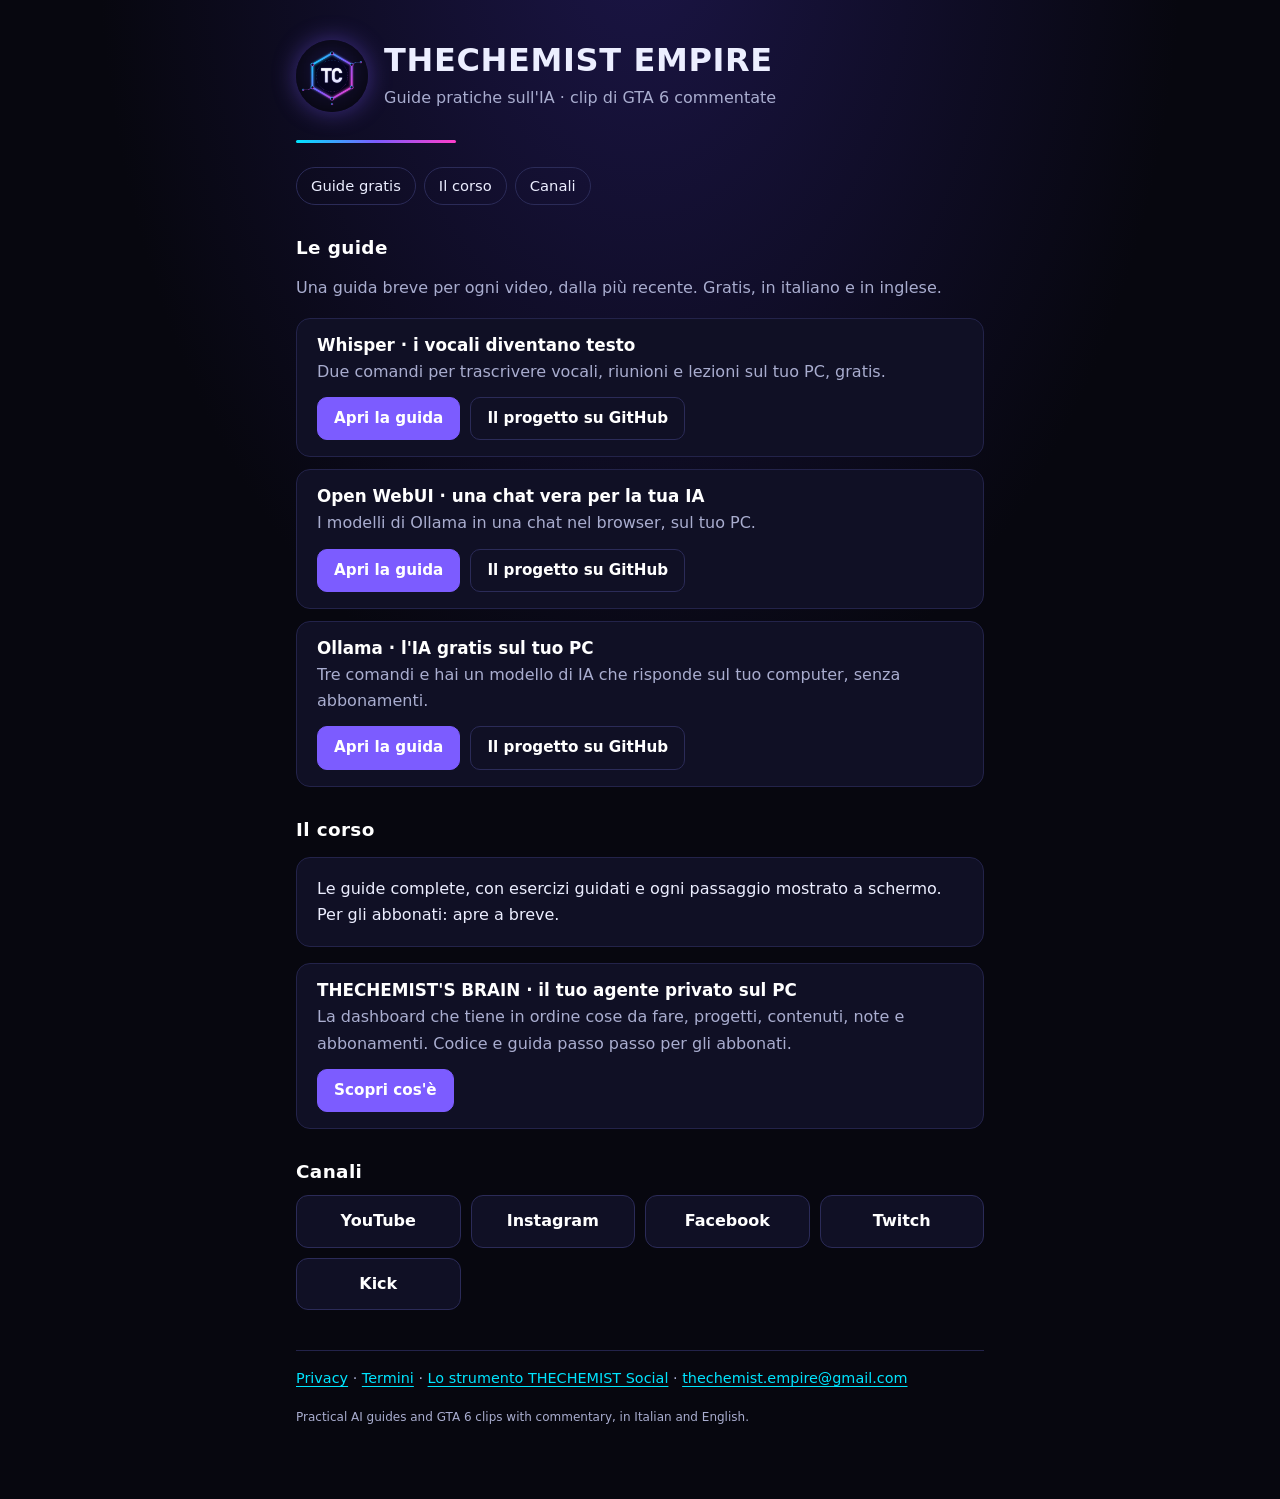
<file: index.html>
<!doctype html>
<html lang="it">
<head>
<meta charset="utf-8">
<meta name="viewport" content="width=device-width, initial-scale=1">
<title>THECHEMIST EMPIRE</title>
<meta name="description" content="Guide pratiche sull'intelligenza artificiale, spiegate con chiarezza, e clip di GTA 6 commentate. In italiano e in inglese.">
<link rel="icon" href="logo.png">
<link rel="stylesheet" href="stile.css">
</head>
<body>
<main>
  <div class="testata">
    <img src="logo.png" alt="Logo THECHEMIST EMPIRE">
    <div>
      <h1>THECHEMIST EMPIRE</h1>
      <p class="sottotitolo">Guide pratiche sull'IA · clip di GTA 6 commentate</p>
    </div>
  </div>
  <div class="riga"></div>
  <nav class="indice"><a href="#guide">Guide gratis</a><a href="#corso">Il corso</a><a href="#canali">Canali</a></nav>

  <h2 id="guide">Le guide</h2>
  <p class="tenue">Una guida breve per ogni video, dalla più recente. Gratis, in italiano e in inglese.</p>
  <div class="guida">
    <h3>Whisper · i vocali diventano testo</h3>
    <p>Due comandi per trascrivere vocali, riunioni e lezioni sul tuo PC, gratis.</p>
    <div class="azioni">
      <a class="pieno" href="guide/whisper.html">Apri la guida</a>
      <a href="https://github.com/openai/whisper">Il progetto su GitHub</a>
    </div>
  </div>
  <div class="guida">
    <h3>Open WebUI · una chat vera per la tua IA</h3>
    <p>I modelli di Ollama in una chat nel browser, sul tuo PC.</p>
    <div class="azioni">
      <a class="pieno" href="guide/open-webui.html">Apri la guida</a>
      <a href="https://github.com/open-webui/open-webui">Il progetto su GitHub</a>
    </div>
  </div>
  <div class="guida">
    <h3>Ollama · l'IA gratis sul tuo PC</h3>
    <p>Tre comandi e hai un modello di IA che risponde sul tuo computer, senza abbonamenti.</p>
    <div class="azioni">
      <a class="pieno" href="guide/ollama.html">Apri la guida</a>
      <a href="https://github.com/ollama/ollama">Il progetto su GitHub</a>
    </div>
  </div>

  <h2 id="corso">Il corso</h2>
  <div class="scheda">
    <p style="margin:0">Le guide complete, con esercizi guidati e ogni passaggio mostrato a schermo. Per gli abbonati: apre a breve.</p>
  </div>
  <div class="guida">
    <h3>THECHEMIST'S BRAIN · il tuo agente privato sul PC</h3>
    <p>La dashboard che tiene in ordine cose da fare, progetti, contenuti, note e abbonamenti. Codice e guida passo passo per gli abbonati.</p>
    <div class="azioni">
      <a class="pieno" href="guide/brain.html">Scopri cos'è</a>
    </div>
  </div>

  <h2 id="canali">Canali</h2>
  <div class="canali">
    <a href="https://www.youtube.com/channel/UC76AmSncGOaZmI1vPT5BlLQ">YouTube</a>
    <a href="https://www.instagram.com/thechemist.empire/">Instagram</a>
    <a href="https://www.facebook.com/profile.php?id=61596619779956">Facebook</a>
    <a href="https://www.twitch.tv/thechemistempire">Twitch</a>
    <a href="https://kick.com/thechemistempire">Kick</a>
  </div>

  <footer>
    <a href="privacy.html">Privacy</a> · <a href="termini.html">Termini</a> · <a href="strumento.html">Lo strumento THECHEMIST Social</a> ·
    <a href="mailto:thechemist.empire@gmail.com">thechemist.empire@gmail.com</a>
    <p lang="en"><small>Practical AI guides and GTA 6 clips with commentary, in Italian and English.</small></p>
  </footer>
</main>
</body>
</html>
</file>
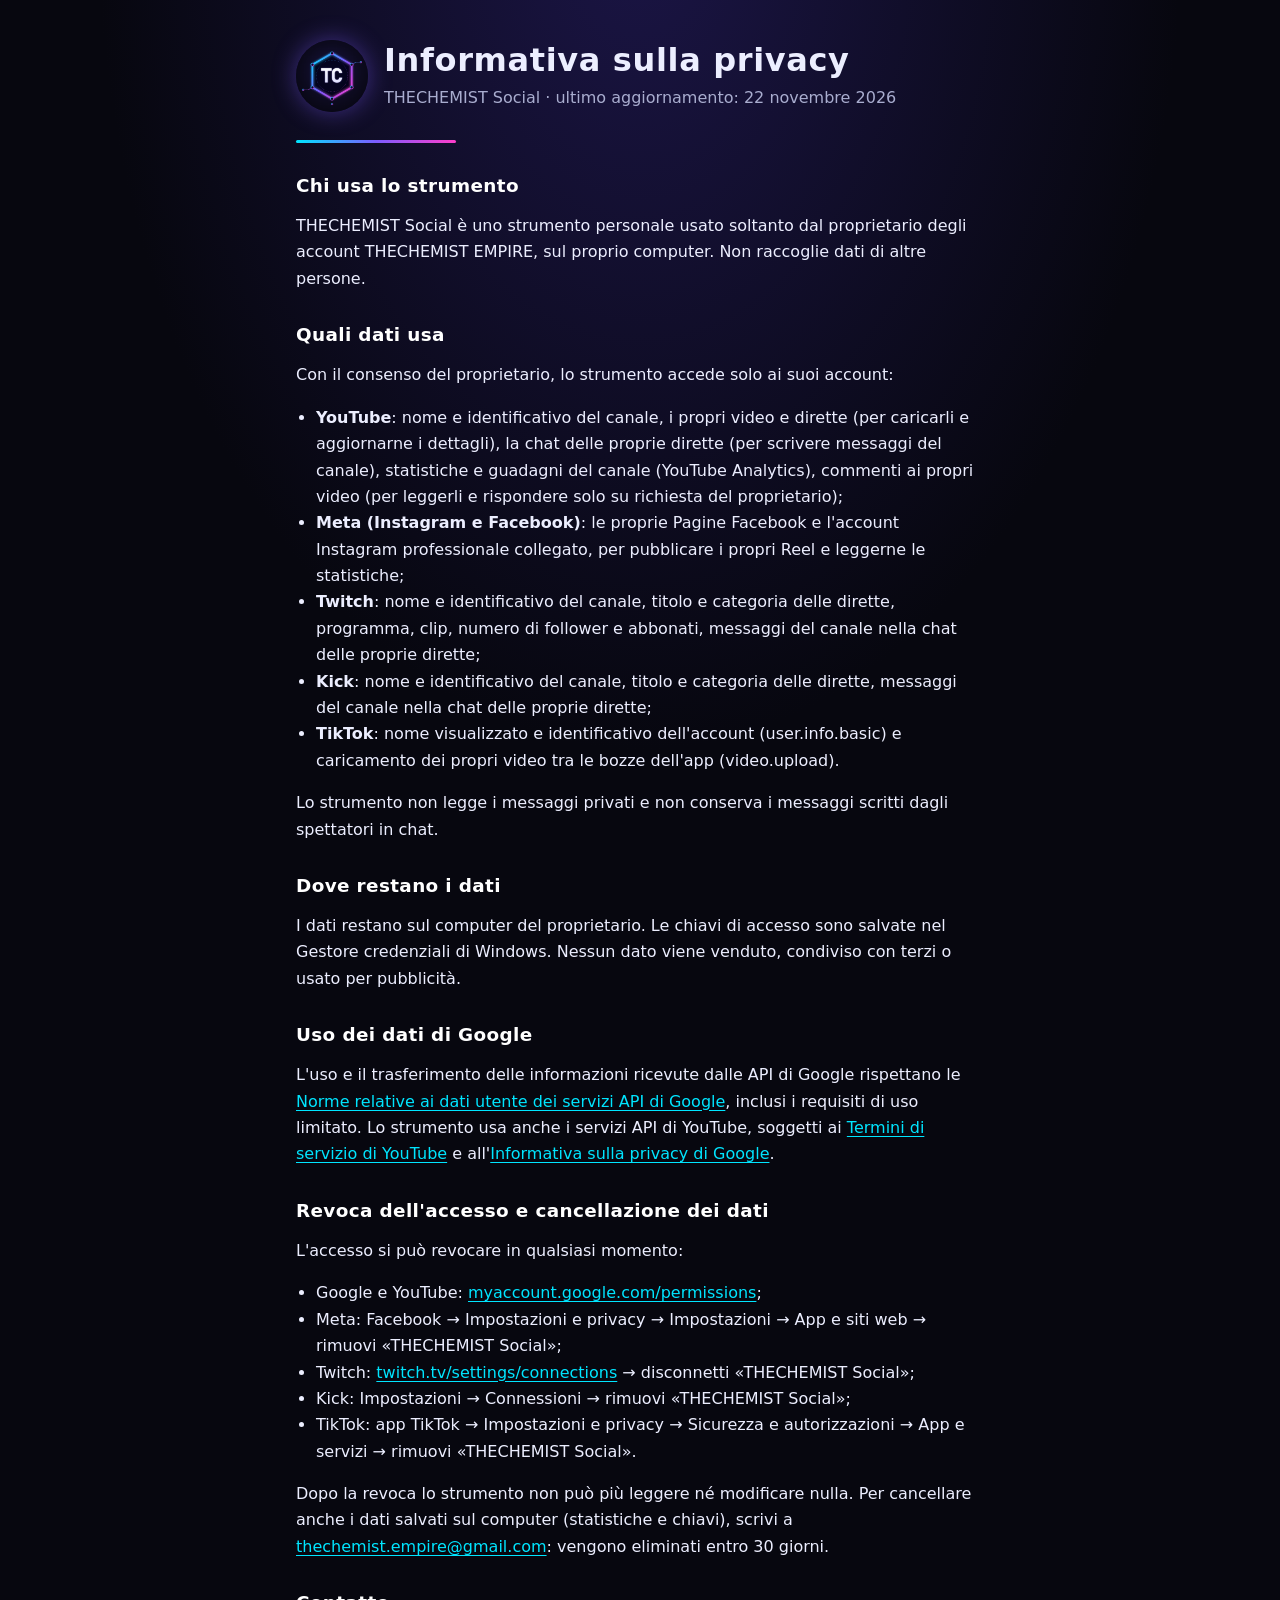
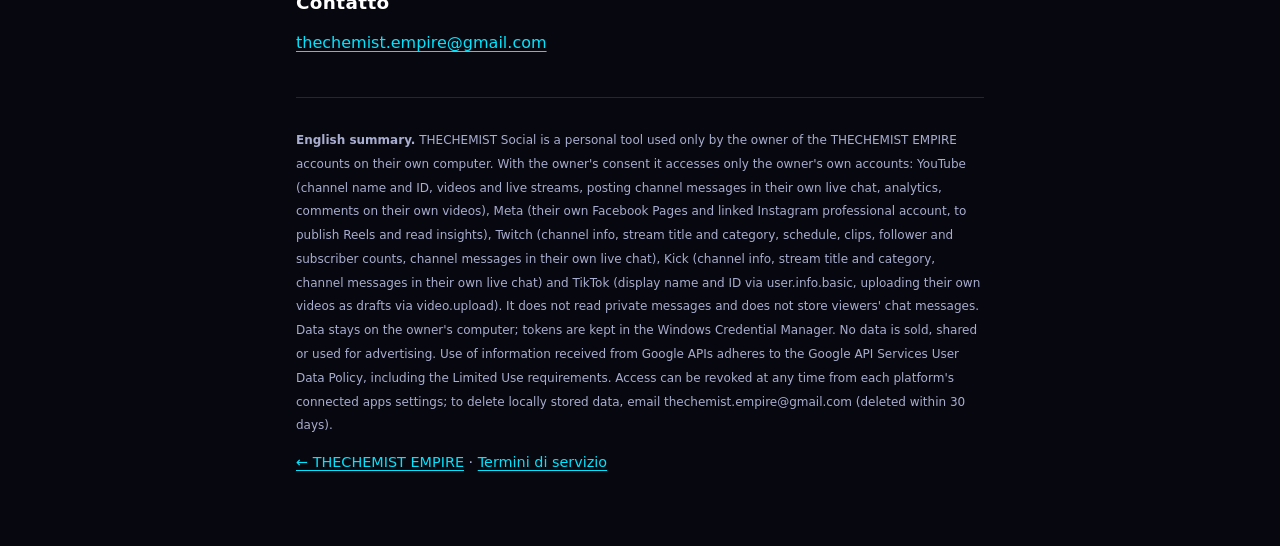
<file: privacy.html>
<!doctype html>
<html lang="it">
<head>
<meta charset="utf-8">
<meta name="viewport" content="width=device-width, initial-scale=1">
<title>Privacy · THECHEMIST Social</title>
<link rel="icon" href="logo.png">
<link rel="stylesheet" href="stile.css">
</head>
<body>
<main>
  <div class="testata">
    <img src="logo.png" alt="Logo THECHEMIST EMPIRE">
    <div><h1>Informativa sulla privacy</h1><p class="sottotitolo">THECHEMIST Social · ultimo aggiornamento: 22 novembre 2026</p></div>
  </div>
  <div class="riga"></div>

  <h2>Chi usa lo strumento</h2>
  <p>THECHEMIST Social è uno strumento personale usato soltanto dal proprietario degli account THECHEMIST EMPIRE, sul proprio computer. Non raccoglie dati di altre persone.</p>

  <h2>Quali dati usa</h2>
  <p>Con il consenso del proprietario, lo strumento accede solo ai suoi account:</p>
  <ul>
    <li><b>YouTube</b>: nome e identificativo del canale, i propri video e dirette (per caricarli e aggiornarne i dettagli), la chat delle proprie dirette (per scrivere messaggi del canale), statistiche e guadagni del canale (YouTube Analytics), commenti ai propri video (per leggerli e rispondere solo su richiesta del proprietario);</li>
    <li><b>Meta (Instagram e Facebook)</b>: le proprie Pagine Facebook e l'account Instagram professionale collegato, per pubblicare i propri Reel e leggerne le statistiche;</li>
    <li><b>Twitch</b>: nome e identificativo del canale, titolo e categoria delle dirette, programma, clip, numero di follower e abbonati, messaggi del canale nella chat delle proprie dirette;</li>
    <li><b>Kick</b>: nome e identificativo del canale, titolo e categoria delle dirette, messaggi del canale nella chat delle proprie dirette;</li>
    <li><b>TikTok</b>: nome visualizzato e identificativo dell'account (user.info.basic) e caricamento dei propri video tra le bozze dell'app (video.upload).</li>
  </ul>
  <p>Lo strumento non legge i messaggi privati e non conserva i messaggi scritti dagli spettatori in chat.</p>

  <h2>Dove restano i dati</h2>
  <p>I dati restano sul computer del proprietario. Le chiavi di accesso sono salvate nel Gestore credenziali di Windows. Nessun dato viene venduto, condiviso con terzi o usato per pubblicità.</p>

  <h2>Uso dei dati di Google</h2>
  <p>L'uso e il trasferimento delle informazioni ricevute dalle API di Google rispettano le <a href="https://developers.google.com/terms/api-services-user-data-policy">Norme relative ai dati utente dei servizi API di Google</a>, inclusi i requisiti di uso limitato. Lo strumento usa anche i servizi API di YouTube, soggetti ai <a href="https://www.youtube.com/t/terms">Termini di servizio di YouTube</a> e all'<a href="https://policies.google.com/privacy">Informativa sulla privacy di Google</a>.</p>

  <h2 id="cancellazione">Revoca dell'accesso e cancellazione dei dati</h2>
  <p>L'accesso si può revocare in qualsiasi momento:</p>
  <ul>
    <li>Google e YouTube: <a href="https://myaccount.google.com/permissions">myaccount.google.com/permissions</a>;</li>
    <li>Meta: Facebook → Impostazioni e privacy → Impostazioni → App e siti web → rimuovi «THECHEMIST Social»;</li>
    <li>Twitch: <a href="https://www.twitch.tv/settings/connections">twitch.tv/settings/connections</a> → disconnetti «THECHEMIST Social»;</li>
    <li>Kick: Impostazioni → Connessioni → rimuovi «THECHEMIST Social»;</li>
    <li>TikTok: app TikTok → Impostazioni e privacy → Sicurezza e autorizzazioni → App e servizi → rimuovi «THECHEMIST Social».</li>
  </ul>
  <p>Dopo la revoca lo strumento non può più leggere né modificare nulla. Per cancellare anche i dati salvati sul computer (statistiche e chiavi), scrivi a <a href="mailto:thechemist.empire@gmail.com">thechemist.empire@gmail.com</a>: vengono eliminati entro 30 giorni.</p>

  <h2>Contatto</h2>
  <p><a href="mailto:thechemist.empire@gmail.com">thechemist.empire@gmail.com</a></p>

  <footer>
    <p lang="en"><small><b>English summary.</b> THECHEMIST Social is a personal tool used only by the owner of the THECHEMIST EMPIRE accounts on their own computer. With the owner's consent it accesses only the owner's own accounts: YouTube (channel name and ID, videos and live streams, posting channel messages in their own live chat, analytics, comments on their own videos), Meta (their own Facebook Pages and linked Instagram professional account, to publish Reels and read insights), Twitch (channel info, stream title and category, schedule, clips, follower and subscriber counts, channel messages in their own live chat), Kick (channel info, stream title and category, channel messages in their own live chat) and TikTok (display name and ID via user.info.basic, uploading their own videos as drafts via video.upload). It does not read private messages and does not store viewers' chat messages. Data stays on the owner's computer; tokens are kept in the Windows Credential Manager. No data is sold, shared or used for advertising. Use of information received from Google APIs adheres to the Google API Services User Data Policy, including the Limited Use requirements. Access can be revoked at any time from each platform's connected apps settings; to delete locally stored data, email thechemist.empire@gmail.com (deleted within 30 days).</small></p>
    <p><a href="index.html">← THECHEMIST EMPIRE</a> · <a href="termini.html">Termini di servizio</a></p>
  </footer>
</main>
</body>
</html>
</file>
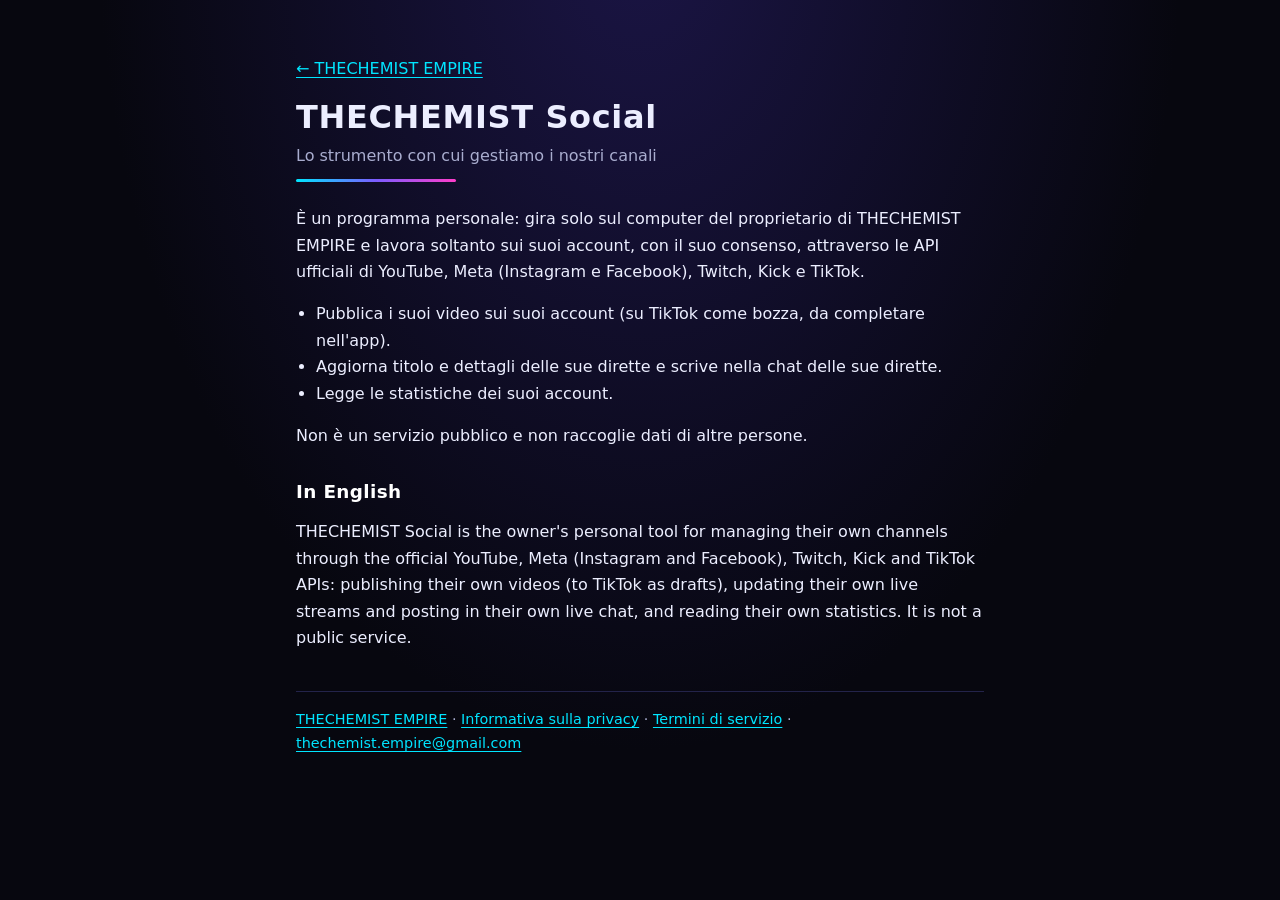
<file: strumento.html>
<!doctype html>
<html lang="it">
<head>
<meta charset="utf-8">
<meta name="viewport" content="width=device-width, initial-scale=1">
<title>THECHEMIST Social · THECHEMIST EMPIRE</title>
<meta name="description" content="THECHEMIST Social è lo strumento personale con cui il proprietario di THECHEMIST EMPIRE gestisce i propri canali.">
<link rel="icon" href="logo.png">
<link rel="stylesheet" href="stile.css">
</head>
<body>
<main>
  <p><a href="index.html">← THECHEMIST EMPIRE</a></p>
  <h1>THECHEMIST Social</h1>
  <p class="sottotitolo">Lo strumento con cui gestiamo i nostri canali</p>
  <div class="riga"></div>

  <p>È un programma personale: gira solo sul computer del proprietario di THECHEMIST EMPIRE e lavora soltanto sui suoi account, con il suo consenso, attraverso le API ufficiali di YouTube, Meta (Instagram e Facebook), Twitch, Kick e TikTok.</p>
  <ul>
    <li>Pubblica i suoi video sui suoi account (su TikTok come bozza, da completare nell'app).</li>
    <li>Aggiorna titolo e dettagli delle sue dirette e scrive nella chat delle sue dirette.</li>
    <li>Legge le statistiche dei suoi account.</li>
  </ul>
  <p>Non è un servizio pubblico e non raccoglie dati di altre persone.</p>

  <div lang="en">
    <h2>In English</h2>
    <p>THECHEMIST Social is the owner's personal tool for managing their own channels through the official YouTube, Meta (Instagram and Facebook), Twitch, Kick and TikTok APIs:
    publishing their own videos (to TikTok as drafts), updating their own live streams and posting in their own live chat, and reading their own statistics. It is not a public service.</p>
  </div>

  <footer>
    <a href="index.html">THECHEMIST EMPIRE</a> · <a href="privacy.html">Informativa sulla privacy</a> · <a href="termini.html">Termini di servizio</a> ·
    <a href="mailto:thechemist.empire@gmail.com">thechemist.empire@gmail.com</a>
  </footer>
</main>
</body>
</html>
</file>
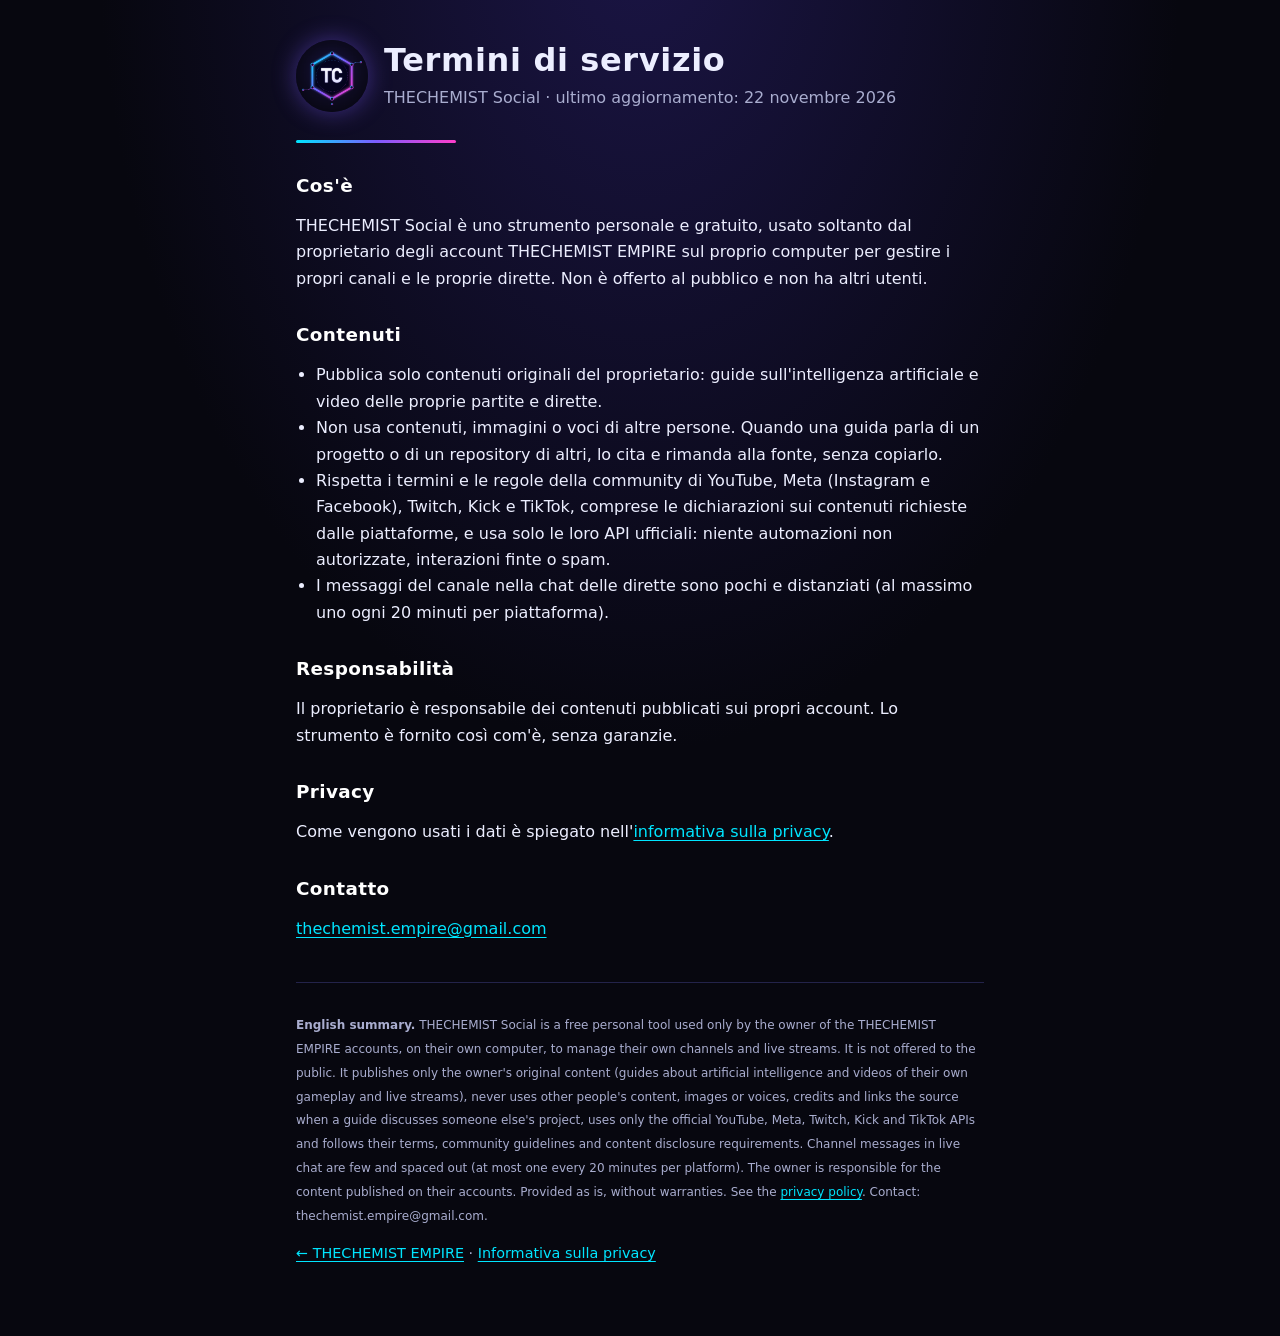
<file: termini.html>
<!doctype html>
<html lang="it">
<head>
<meta charset="utf-8">
<meta name="viewport" content="width=device-width, initial-scale=1">
<title>Termini · THECHEMIST Social</title>
<link rel="icon" href="logo.png">
<link rel="stylesheet" href="stile.css">
</head>
<body>
<main>
  <div class="testata">
    <img src="logo.png" alt="Logo THECHEMIST EMPIRE">
    <div><h1>Termini di servizio</h1><p class="sottotitolo">THECHEMIST Social · ultimo aggiornamento: 22 novembre 2026</p></div>
  </div>
  <div class="riga"></div>

  <h2>Cos'è</h2>
  <p>THECHEMIST Social è uno strumento personale e gratuito, usato soltanto dal proprietario degli account THECHEMIST EMPIRE sul proprio computer per gestire i propri canali e le proprie dirette. Non è offerto al pubblico e non ha altri utenti.</p>

  <h2>Contenuti</h2>
  <ul>
    <li>Pubblica solo contenuti originali del proprietario: guide sull'intelligenza artificiale e video delle proprie partite e dirette.</li>
    <li>Non usa contenuti, immagini o voci di altre persone. Quando una guida parla di un progetto o di un repository di altri, lo cita e rimanda alla fonte, senza copiarlo.</li>
    <li>Rispetta i termini e le regole della community di YouTube, Meta (Instagram e Facebook), Twitch, Kick e TikTok, comprese le dichiarazioni sui contenuti richieste dalle piattaforme, e usa solo le loro API ufficiali: niente automazioni non autorizzate, interazioni finte o spam.</li>
    <li>I messaggi del canale nella chat delle dirette sono pochi e distanziati (al massimo uno ogni 20 minuti per piattaforma).</li>
  </ul>

  <h2>Responsabilità</h2>
  <p>Il proprietario è responsabile dei contenuti pubblicati sui propri account. Lo strumento è fornito così com'è, senza garanzie.</p>

  <h2>Privacy</h2>
  <p>Come vengono usati i dati è spiegato nell'<a href="privacy.html">informativa sulla privacy</a>.</p>

  <h2>Contatto</h2>
  <p><a href="mailto:thechemist.empire@gmail.com">thechemist.empire@gmail.com</a></p>

  <footer>
    <p lang="en"><small><b>English summary.</b> THECHEMIST Social is a free personal tool used only by the owner of the THECHEMIST EMPIRE accounts, on their own computer, to manage their own channels and live streams. It is not offered to the public. It publishes only the owner's original content (guides about artificial intelligence and videos of their own gameplay and live streams), never uses other people's content, images or voices, credits and links the source when a guide discusses someone else's project, uses only the official YouTube, Meta, Twitch, Kick and TikTok APIs and follows their terms, community guidelines and content disclosure requirements. Channel messages in live chat are few and spaced out (at most one every 20 minutes per platform). The owner is responsible for the content published on their accounts. Provided as is, without warranties. See the <a href="privacy.html">privacy policy</a>. Contact: thechemist.empire@gmail.com.</small></p>
    <p><a href="index.html">← THECHEMIST EMPIRE</a> · <a href="privacy.html">Informativa sulla privacy</a></p>
  </footer>
</main>
</body>
</html>
</file>
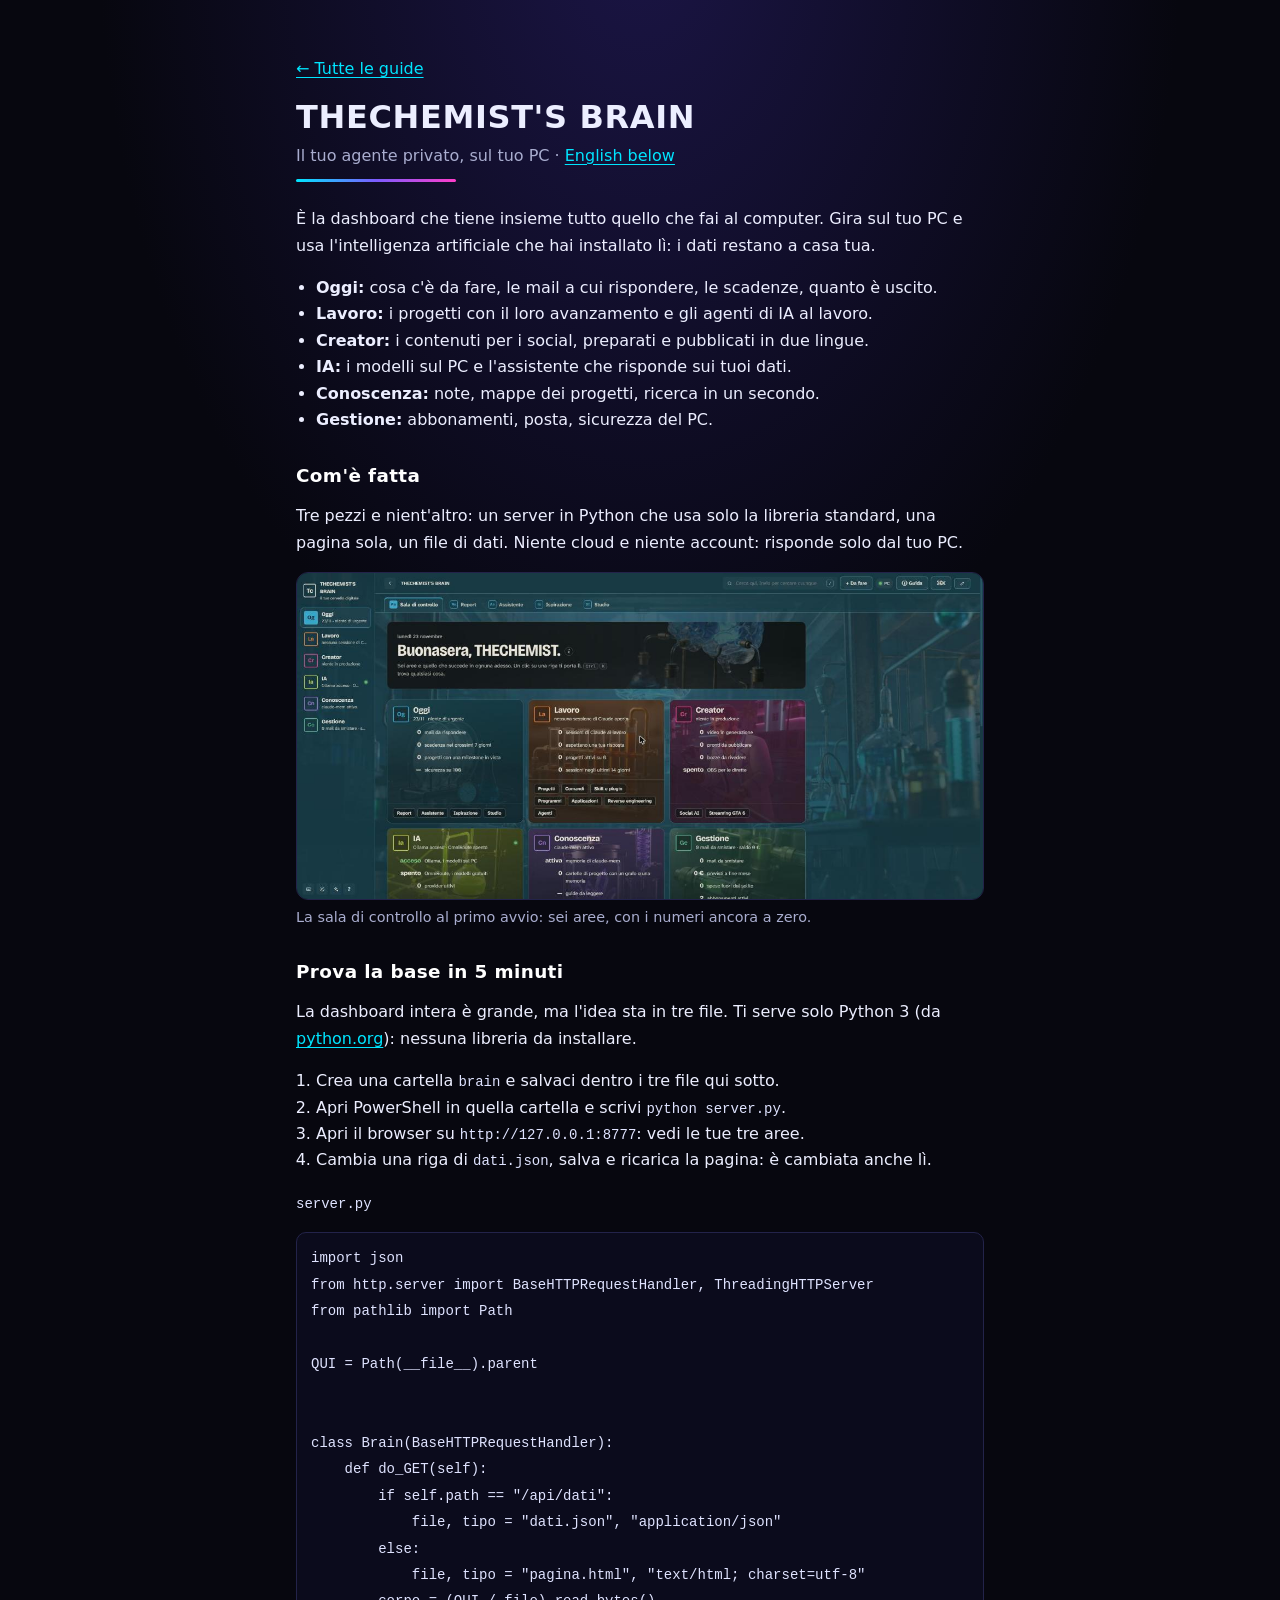
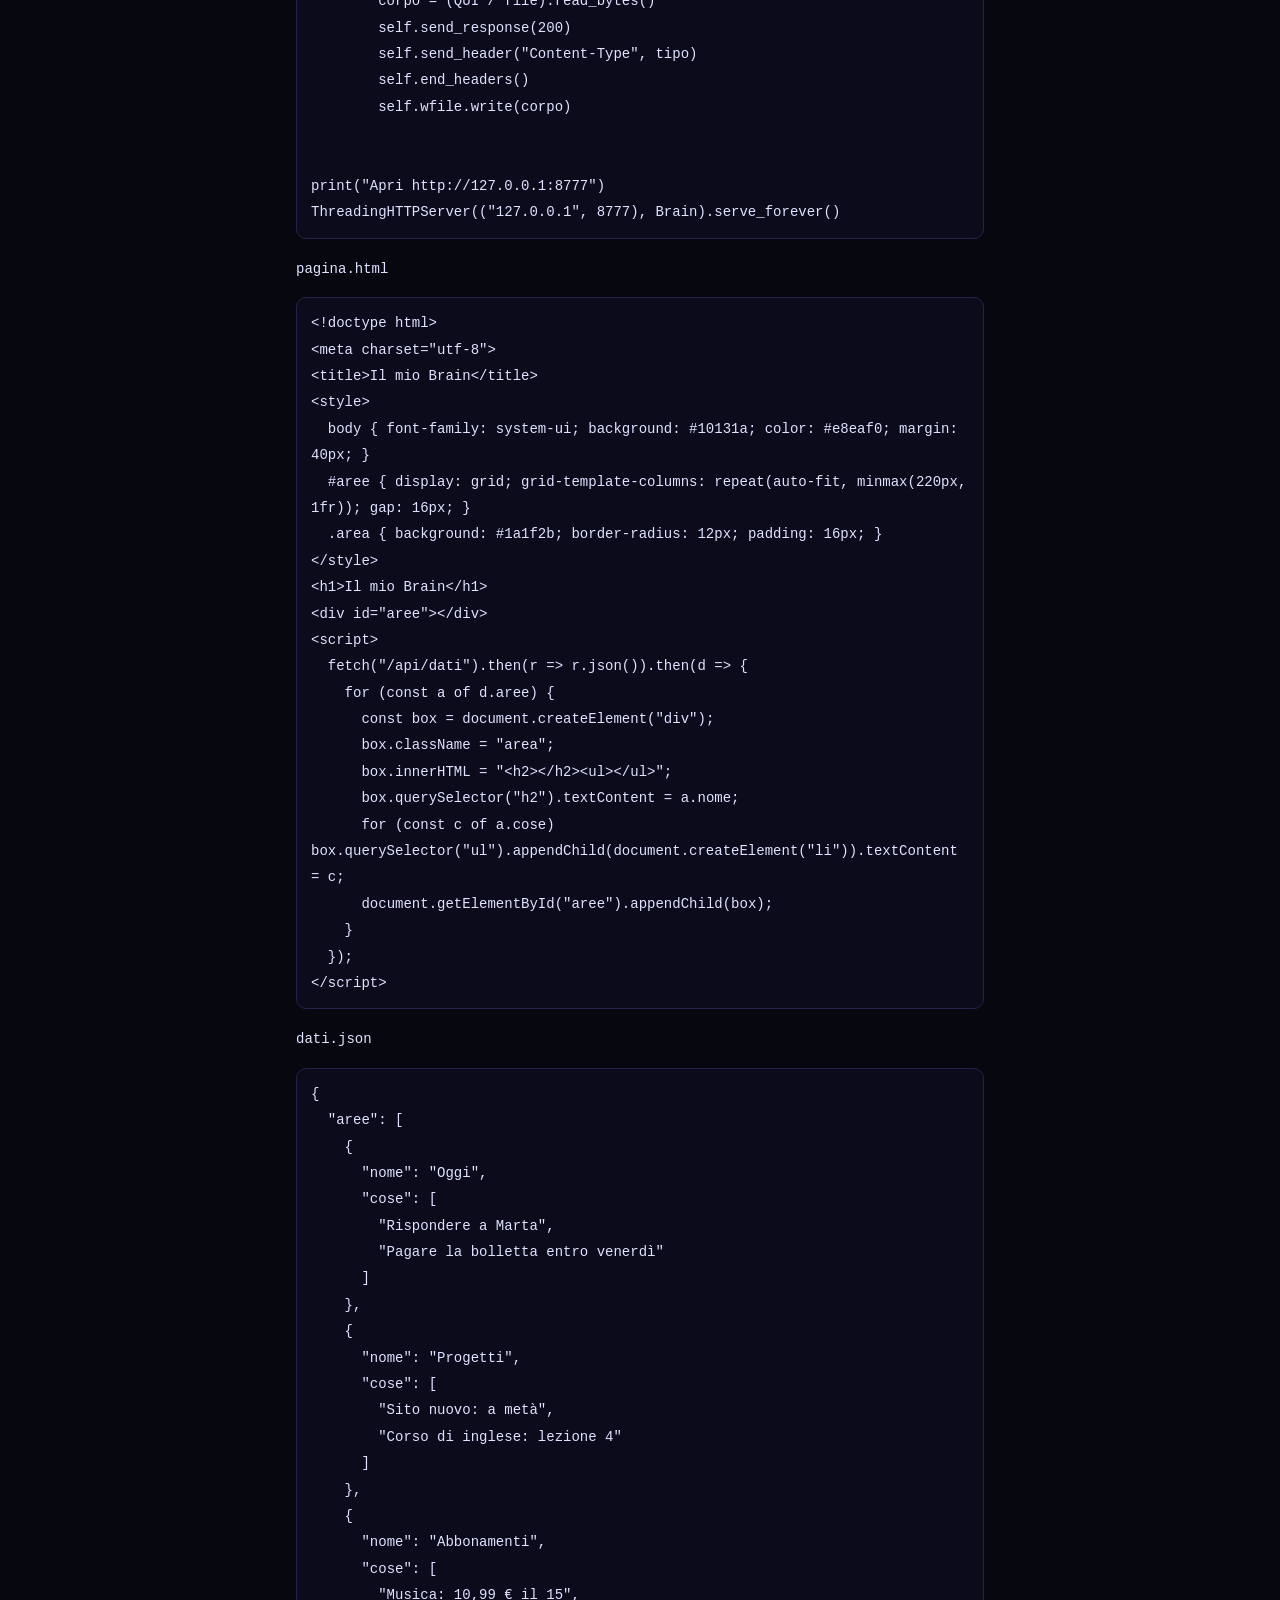
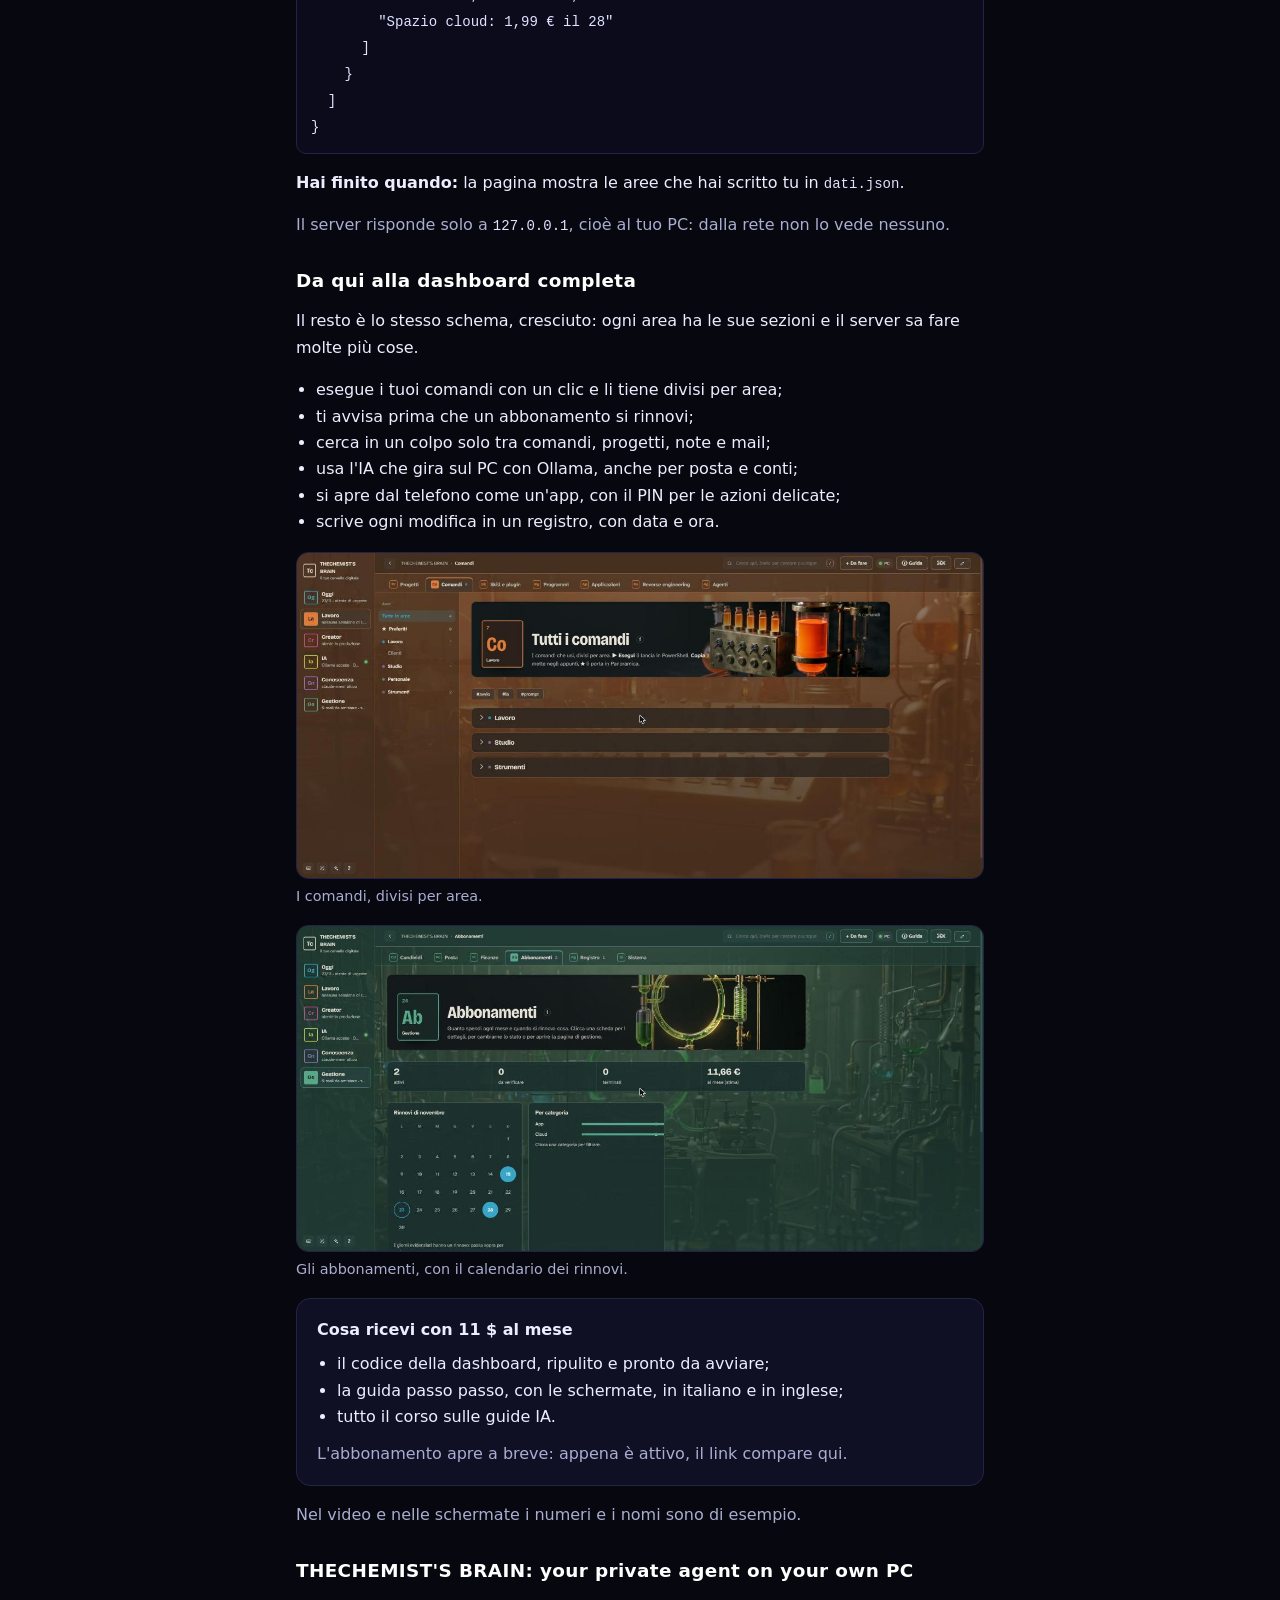
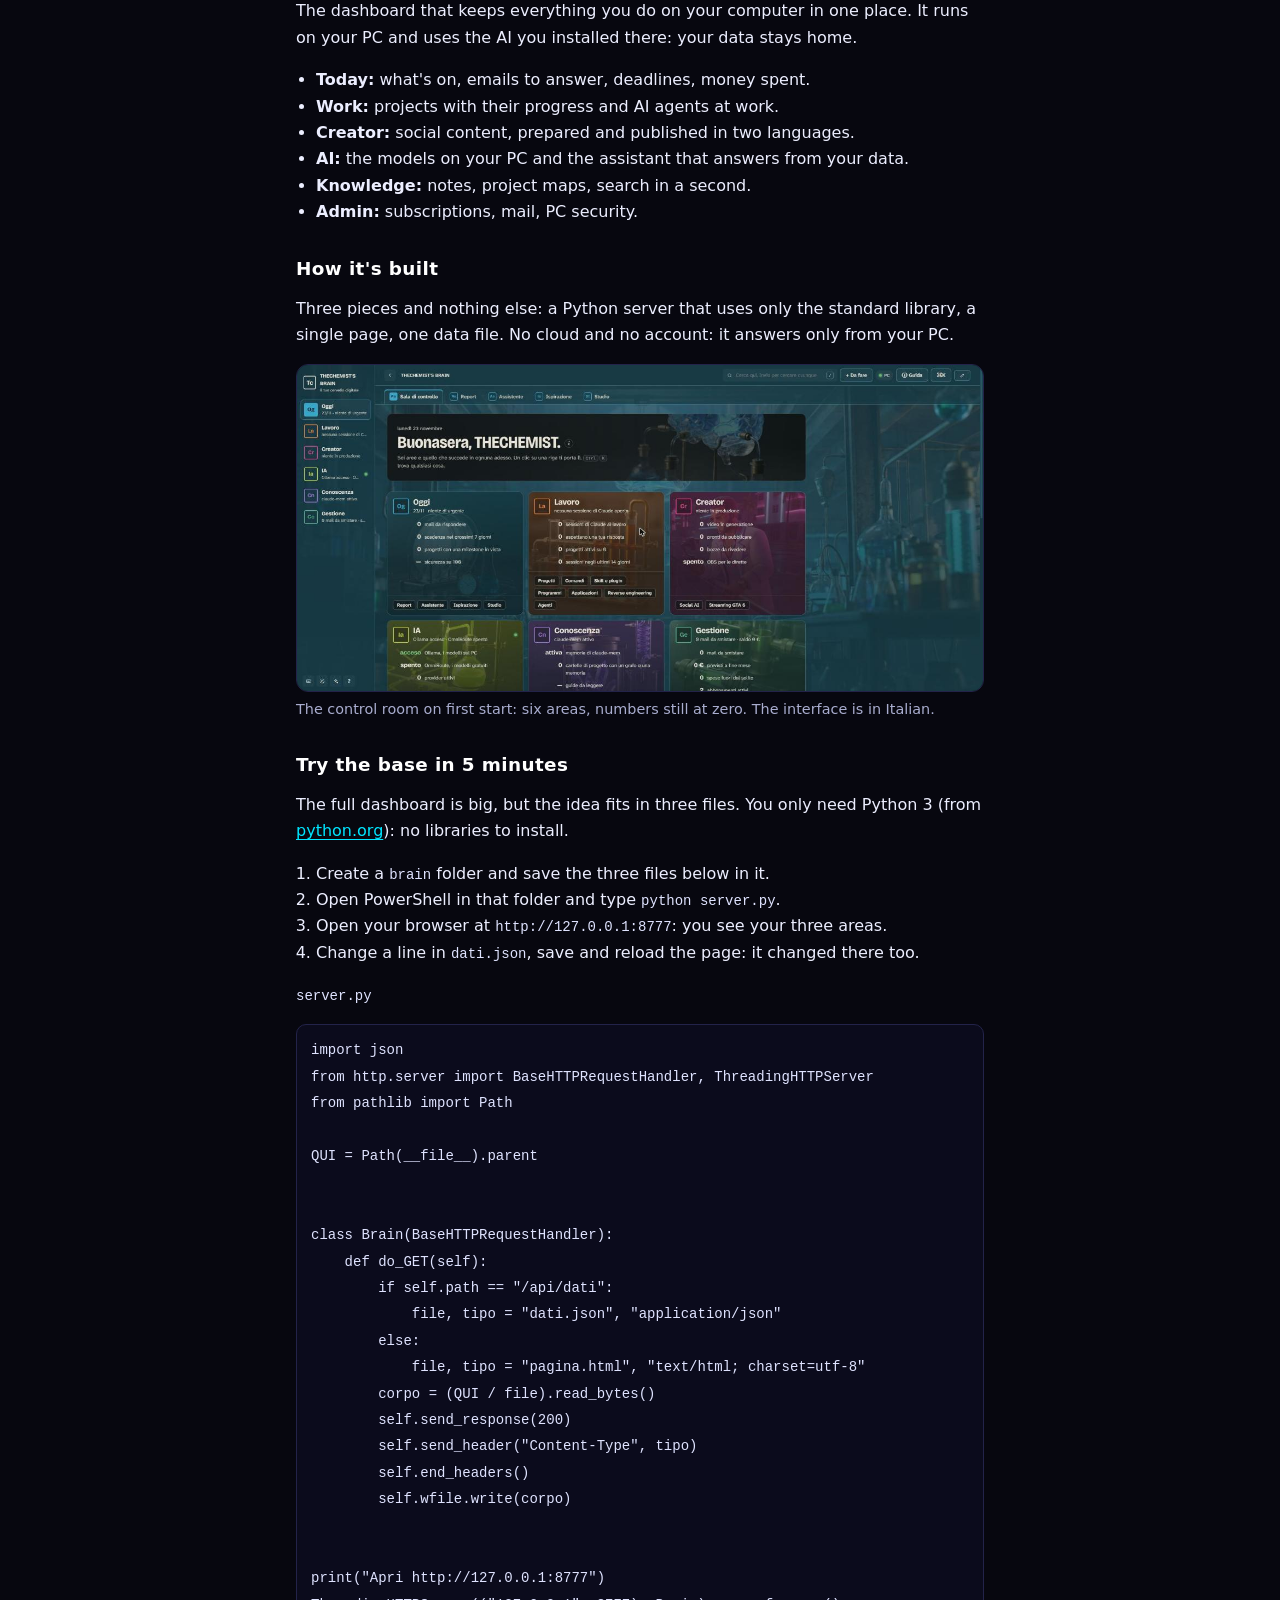
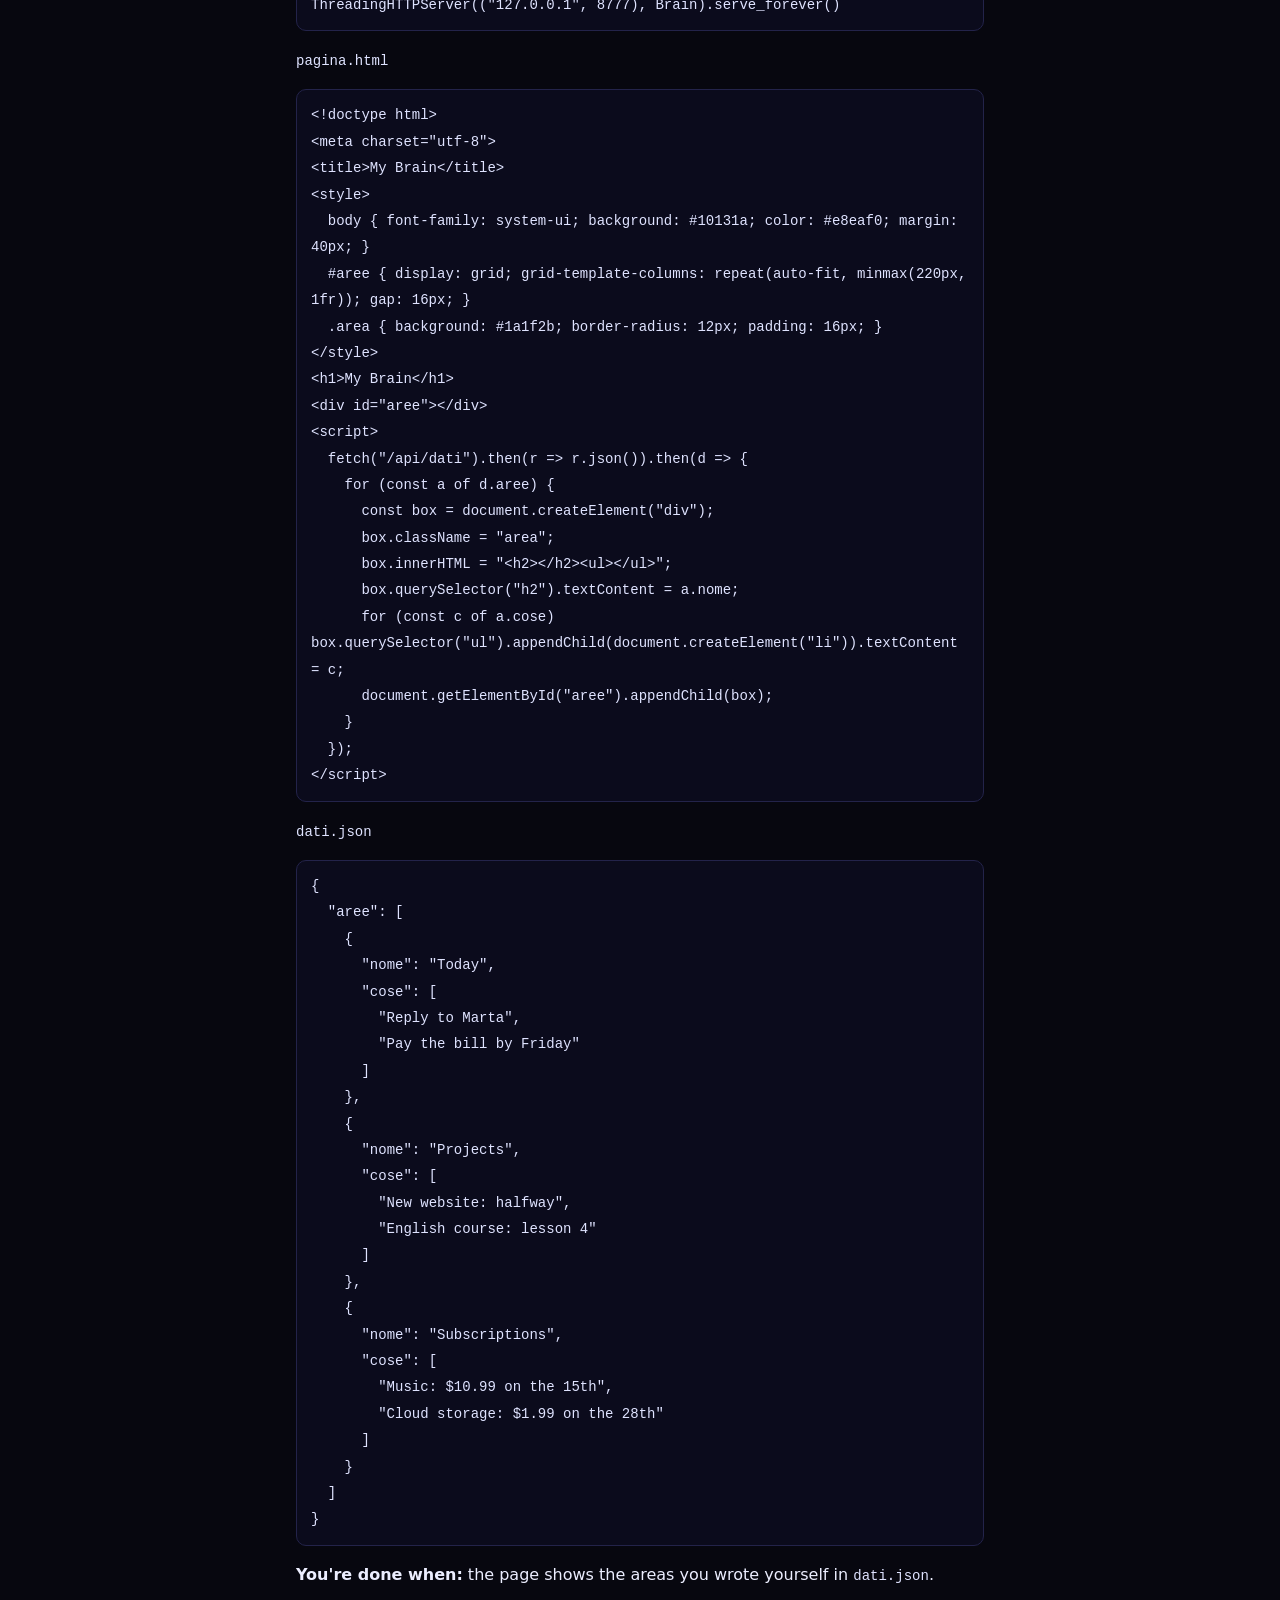
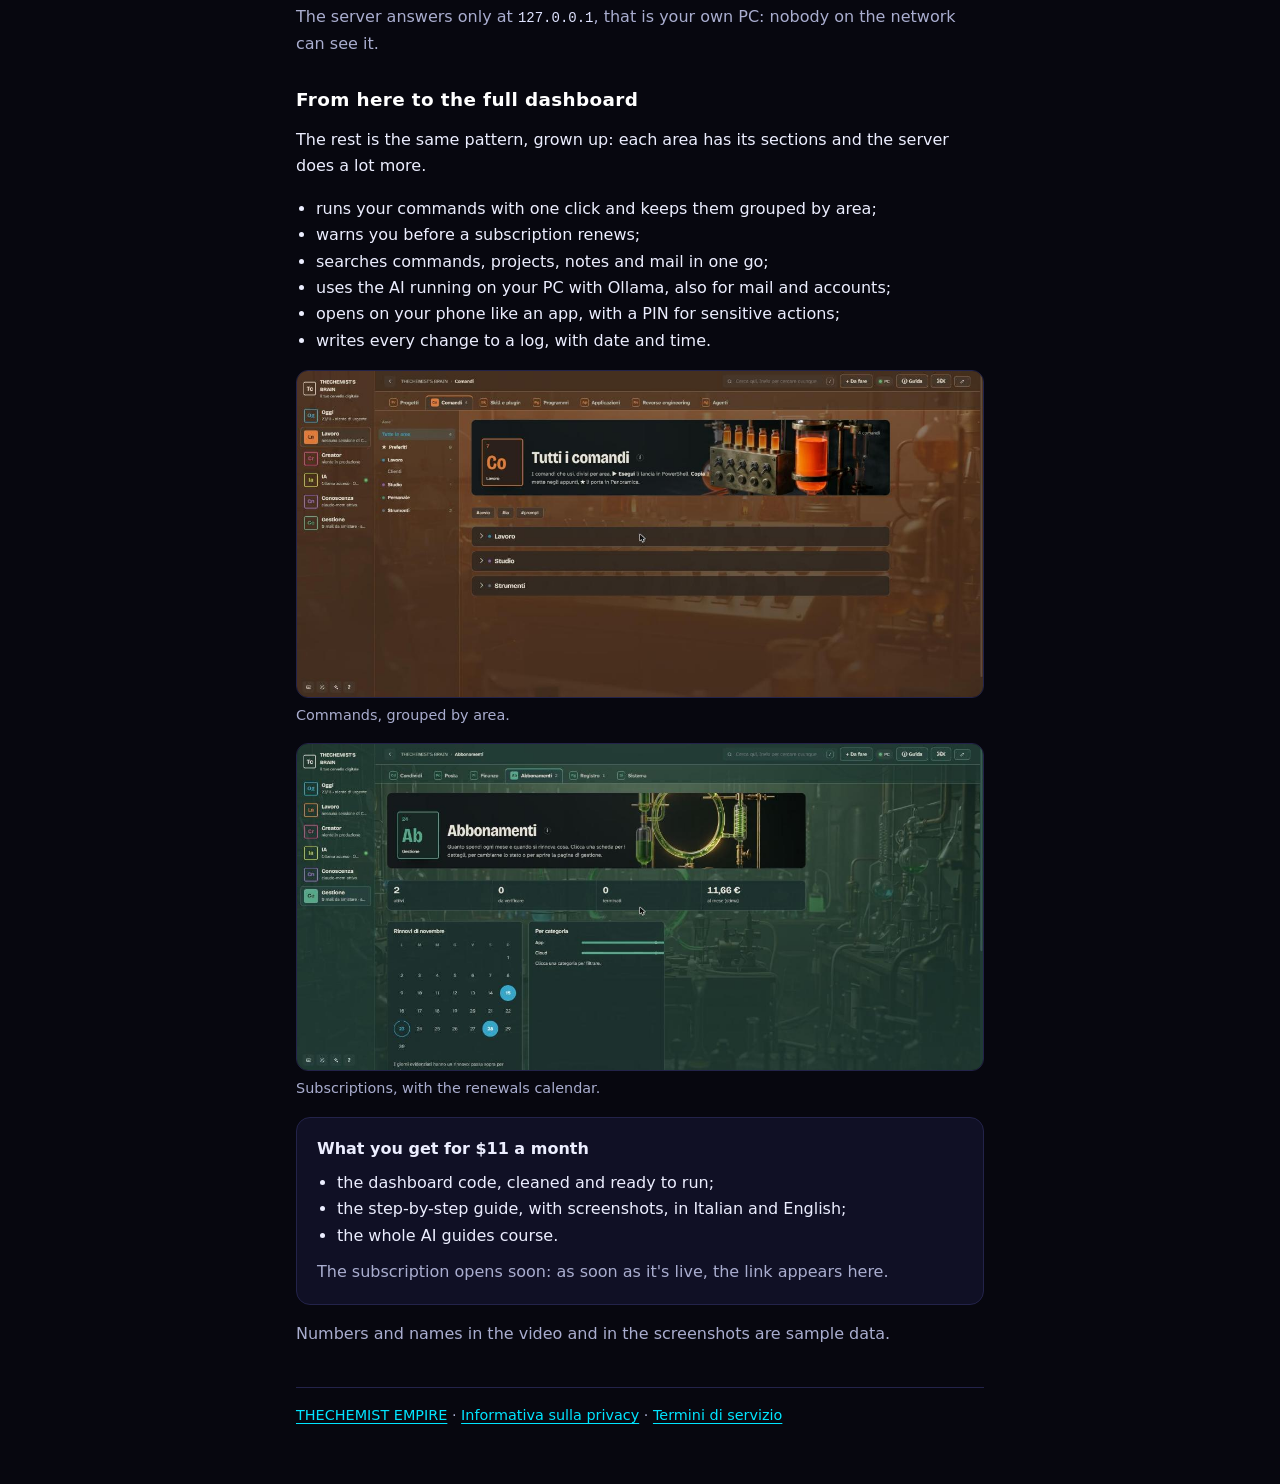
<file: guide/brain.html>
<!doctype html>
<html lang="it">
<head>
<meta charset="utf-8">
<meta name="viewport" content="width=device-width, initial-scale=1">
<title>THECHEMIST'S BRAIN: il tuo agente privato sul PC · THECHEMIST EMPIRE</title>
<meta name="description" content="La dashboard personale che tiene in ordine cose da fare, progetti, contenuti, note, abbonamenti e sicurezza, sul tuo PC. Com'è fatta e la base da provare in 5 minuti.">
<link rel="icon" href="../logo.png">
<link rel="stylesheet" href="../stile.css">
</head>
<body>
<main>
  <p><a href="../index.html#guide">← Tutte le guide</a></p>
  <h1>THECHEMIST'S BRAIN</h1>
  <p class="sottotitolo">Il tuo agente privato, sul tuo PC · <a href="#english">English below</a></p>
  <div class="riga"></div>

  <p>È la dashboard che tiene insieme tutto quello che fai al computer. Gira sul tuo PC e usa l'intelligenza artificiale che hai installato lì: i dati restano a casa tua.</p>
  <ul>
    <li><b>Oggi:</b> cosa c'è da fare, le mail a cui rispondere, le scadenze, quanto è uscito.</li>
    <li><b>Lavoro:</b> i progetti con il loro avanzamento e gli agenti di IA al lavoro.</li>
    <li><b>Creator:</b> i contenuti per i social, preparati e pubblicati in due lingue.</li>
    <li><b>IA:</b> i modelli sul PC e l'assistente che risponde sui tuoi dati.</li>
    <li><b>Conoscenza:</b> note, mappe dei progetti, ricerca in un secondo.</li>
    <li><b>Gestione:</b> abbonamenti, posta, sicurezza del PC.</li>
  </ul>

  <h2>Com'è fatta</h2>
  <p>Tre pezzi e nient'altro: un server in Python che usa solo la libreria standard, una pagina sola, un file di dati. Niente cloud e niente account: risponde solo dal tuo PC.</p>
  <figure><img class="foto" src="brain/01-sala-di-controllo.jpg" alt="La sala di controllo della dashboard al primo avvio, con le sei aree" width="1254" height="595" loading="lazy"><figcaption>La sala di controllo al primo avvio: sei aree, con i numeri ancora a zero.</figcaption></figure>

  <h2>Prova la base in 5 minuti</h2>
  <p>La dashboard intera è grande, ma l'idea sta in tre file. Ti serve solo Python 3 (da <a href="https://www.python.org/downloads/">python.org</a>): nessuna libreria da installare.</p>
  <ol>
    <li>Crea una cartella <code>brain</code> e salvaci dentro i tre file qui sotto.</li>
    <li>Apri PowerShell in quella cartella e scrivi <code>python server.py</code>.</li>
    <li>Apri il browser su <code>http://127.0.0.1:8777</code>: vedi le tue tre aree.</li>
    <li>Cambia una riga di <code>dati.json</code>, salva e ricarica la pagina: è cambiata anche lì.</li>
  </ol>
<p><b><code>server.py</code></b></p>
<pre><code>import json
from http.server import BaseHTTPRequestHandler, ThreadingHTTPServer
from pathlib import Path

QUI = Path(__file__).parent


class Brain(BaseHTTPRequestHandler):
    def do_GET(self):
        if self.path == &quot;/api/dati&quot;:
            file, tipo = &quot;dati.json&quot;, &quot;application/json&quot;
        else:
            file, tipo = &quot;pagina.html&quot;, &quot;text/html; charset=utf-8&quot;
        corpo = (QUI / file).read_bytes()
        self.send_response(200)
        self.send_header(&quot;Content-Type&quot;, tipo)
        self.end_headers()
        self.wfile.write(corpo)


print(&quot;Apri http://127.0.0.1:8777&quot;)
ThreadingHTTPServer((&quot;127.0.0.1&quot;, 8777), Brain).serve_forever()</code></pre>
<p><b><code>pagina.html</code></b></p>
<pre><code>&lt;!doctype html&gt;
&lt;meta charset=&quot;utf-8&quot;&gt;
&lt;title&gt;Il mio Brain&lt;/title&gt;
&lt;style&gt;
  body { font-family: system-ui; background: #10131a; color: #e8eaf0; margin: 40px; }
  #aree { display: grid; grid-template-columns: repeat(auto-fit, minmax(220px, 1fr)); gap: 16px; }
  .area { background: #1a1f2b; border-radius: 12px; padding: 16px; }
&lt;/style&gt;
&lt;h1&gt;Il mio Brain&lt;/h1&gt;
&lt;div id=&quot;aree&quot;&gt;&lt;/div&gt;
&lt;script&gt;
  fetch(&quot;/api/dati&quot;).then(r =&gt; r.json()).then(d =&gt; {
    for (const a of d.aree) {
      const box = document.createElement(&quot;div&quot;);
      box.className = &quot;area&quot;;
      box.innerHTML = &quot;&lt;h2&gt;&lt;/h2&gt;&lt;ul&gt;&lt;/ul&gt;&quot;;
      box.querySelector(&quot;h2&quot;).textContent = a.nome;
      for (const c of a.cose) box.querySelector(&quot;ul&quot;).appendChild(document.createElement(&quot;li&quot;)).textContent = c;
      document.getElementById(&quot;aree&quot;).appendChild(box);
    }
  });
&lt;/script&gt;</code></pre>
<p><b><code>dati.json</code></b></p>
<pre><code>{
  &quot;aree&quot;: [
    {
      &quot;nome&quot;: &quot;Oggi&quot;,
      &quot;cose&quot;: [
        &quot;Rispondere a Marta&quot;,
        &quot;Pagare la bolletta entro venerdì&quot;
      ]
    },
    {
      &quot;nome&quot;: &quot;Progetti&quot;,
      &quot;cose&quot;: [
        &quot;Sito nuovo: a metà&quot;,
        &quot;Corso di inglese: lezione 4&quot;
      ]
    },
    {
      &quot;nome&quot;: &quot;Abbonamenti&quot;,
      &quot;cose&quot;: [
        &quot;Musica: 10,99 € il 15&quot;,
        &quot;Spazio cloud: 1,99 € il 28&quot;
      ]
    }
  ]
}</code></pre>
  <p><b>Hai finito quando:</b> la pagina mostra le aree che hai scritto tu in <code>dati.json</code>.</p>
  <p class="tenue">Il server risponde solo a <code>127.0.0.1</code>, cioè al tuo PC: dalla rete non lo vede nessuno.</p>

  <h2>Da qui alla dashboard completa</h2>
  <p>Il resto è lo stesso schema, cresciuto: ogni area ha le sue sezioni e il server sa fare molte più cose.</p>
  <ul>
    <li>esegue i tuoi comandi con un clic e li tiene divisi per area;</li>
    <li>ti avvisa prima che un abbonamento si rinnovi;</li>
    <li>cerca in un colpo solo tra comandi, progetti, note e mail;</li>
    <li>usa l'IA che gira sul PC con Ollama, anche per posta e conti;</li>
    <li>si apre dal telefono come un'app, con il PIN per le azioni delicate;</li>
    <li>scrive ogni modifica in un registro, con data e ora.</li>
  </ul>
  <figure><img class="foto" src="brain/02-comandi.jpg" alt="La sezione Comandi con i comandi di esempio divisi per area" width="1254" height="595" loading="lazy"><figcaption>I comandi, divisi per area.</figcaption></figure>
  <figure><img class="foto" src="brain/03-abbonamenti.jpg" alt="La sezione Abbonamenti con il calendario dei rinnovi" width="1254" height="595" loading="lazy"><figcaption>Gli abbonamenti, con il calendario dei rinnovi.</figcaption></figure>

  <div class="scheda">
    <b>Cosa ricevi con 11 $ al mese</b>
    <ul style="margin:8px 0 0">
      <li>il codice della dashboard, ripulito e pronto da avviare;</li>
      <li>la guida passo passo, con le schermate, in italiano e in inglese;</li>
      <li>tutto il corso sulle guide IA.</li>
    </ul>
    <p class="tenue" style="margin:10px 0 0">L'abbonamento apre a breve: appena è attivo, il link compare qui.</p>
  </div>
  <p class="tenue">Nel video e nelle schermate i numeri e i nomi sono di esempio.</p>

  <h2 id="english" lang="en">THECHEMIST'S BRAIN: your private agent on your own PC</h2>
  <div lang="en">
  <p>The dashboard that keeps everything you do on your computer in one place. It runs on your PC and uses the AI you installed there: your data stays home.</p>
  <ul>
    <li><b>Today:</b> what's on, emails to answer, deadlines, money spent.</li>
    <li><b>Work:</b> projects with their progress and AI agents at work.</li>
    <li><b>Creator:</b> social content, prepared and published in two languages.</li>
    <li><b>AI:</b> the models on your PC and the assistant that answers from your data.</li>
    <li><b>Knowledge:</b> notes, project maps, search in a second.</li>
    <li><b>Admin:</b> subscriptions, mail, PC security.</li>
  </ul>

  <h2>How it's built</h2>
  <p>Three pieces and nothing else: a Python server that uses only the standard library, a single page, one data file. No cloud and no account: it answers only from your PC.</p>
  <figure><img class="foto" src="brain/01-sala-di-controllo.jpg" alt="The dashboard control room on first start, with the six areas" width="1254" height="595" loading="lazy"><figcaption>The control room on first start: six areas, numbers still at zero. The interface is in Italian.</figcaption></figure>

  <h2>Try the base in 5 minutes</h2>
  <p>The full dashboard is big, but the idea fits in three files. You only need Python 3 (from <a href="https://www.python.org/downloads/">python.org</a>): no libraries to install.</p>
  <ol>
    <li>Create a <code>brain</code> folder and save the three files below in it.</li>
    <li>Open PowerShell in that folder and type <code>python server.py</code>.</li>
    <li>Open your browser at <code>http://127.0.0.1:8777</code>: you see your three areas.</li>
    <li>Change a line in <code>dati.json</code>, save and reload the page: it changed there too.</li>
  </ol>
<p><b><code>server.py</code></b></p>
<pre><code>import json
from http.server import BaseHTTPRequestHandler, ThreadingHTTPServer
from pathlib import Path

QUI = Path(__file__).parent


class Brain(BaseHTTPRequestHandler):
    def do_GET(self):
        if self.path == &quot;/api/dati&quot;:
            file, tipo = &quot;dati.json&quot;, &quot;application/json&quot;
        else:
            file, tipo = &quot;pagina.html&quot;, &quot;text/html; charset=utf-8&quot;
        corpo = (QUI / file).read_bytes()
        self.send_response(200)
        self.send_header(&quot;Content-Type&quot;, tipo)
        self.end_headers()
        self.wfile.write(corpo)


print(&quot;Apri http://127.0.0.1:8777&quot;)
ThreadingHTTPServer((&quot;127.0.0.1&quot;, 8777), Brain).serve_forever()</code></pre>
<p><b><code>pagina.html</code></b></p>
<pre><code>&lt;!doctype html&gt;
&lt;meta charset=&quot;utf-8&quot;&gt;
&lt;title&gt;My Brain&lt;/title&gt;
&lt;style&gt;
  body { font-family: system-ui; background: #10131a; color: #e8eaf0; margin: 40px; }
  #aree { display: grid; grid-template-columns: repeat(auto-fit, minmax(220px, 1fr)); gap: 16px; }
  .area { background: #1a1f2b; border-radius: 12px; padding: 16px; }
&lt;/style&gt;
&lt;h1&gt;My Brain&lt;/h1&gt;
&lt;div id=&quot;aree&quot;&gt;&lt;/div&gt;
&lt;script&gt;
  fetch(&quot;/api/dati&quot;).then(r =&gt; r.json()).then(d =&gt; {
    for (const a of d.aree) {
      const box = document.createElement(&quot;div&quot;);
      box.className = &quot;area&quot;;
      box.innerHTML = &quot;&lt;h2&gt;&lt;/h2&gt;&lt;ul&gt;&lt;/ul&gt;&quot;;
      box.querySelector(&quot;h2&quot;).textContent = a.nome;
      for (const c of a.cose) box.querySelector(&quot;ul&quot;).appendChild(document.createElement(&quot;li&quot;)).textContent = c;
      document.getElementById(&quot;aree&quot;).appendChild(box);
    }
  });
&lt;/script&gt;</code></pre>
<p><b><code>dati.json</code></b></p>
<pre><code>{
  &quot;aree&quot;: [
    {
      &quot;nome&quot;: &quot;Today&quot;,
      &quot;cose&quot;: [
        &quot;Reply to Marta&quot;,
        &quot;Pay the bill by Friday&quot;
      ]
    },
    {
      &quot;nome&quot;: &quot;Projects&quot;,
      &quot;cose&quot;: [
        &quot;New website: halfway&quot;,
        &quot;English course: lesson 4&quot;
      ]
    },
    {
      &quot;nome&quot;: &quot;Subscriptions&quot;,
      &quot;cose&quot;: [
        &quot;Music: $10.99 on the 15th&quot;,
        &quot;Cloud storage: $1.99 on the 28th&quot;
      ]
    }
  ]
}</code></pre>
  <p><b>You're done when:</b> the page shows the areas you wrote yourself in <code>dati.json</code>.</p>
  <p class="tenue">The server answers only at <code>127.0.0.1</code>, that is your own PC: nobody on the network can see it.</p>

  <h2>From here to the full dashboard</h2>
  <p>The rest is the same pattern, grown up: each area has its sections and the server does a lot more.</p>
  <ul>
    <li>runs your commands with one click and keeps them grouped by area;</li>
    <li>warns you before a subscription renews;</li>
    <li>searches commands, projects, notes and mail in one go;</li>
    <li>uses the AI running on your PC with Ollama, also for mail and accounts;</li>
    <li>opens on your phone like an app, with a PIN for sensitive actions;</li>
    <li>writes every change to a log, with date and time.</li>
  </ul>
  <figure><img class="foto" src="brain/02-comandi.jpg" alt="The Commands section with sample commands grouped by area" width="1254" height="595" loading="lazy"><figcaption>Commands, grouped by area.</figcaption></figure>
  <figure><img class="foto" src="brain/03-abbonamenti.jpg" alt="The Subscriptions section with the renewals calendar" width="1254" height="595" loading="lazy"><figcaption>Subscriptions, with the renewals calendar.</figcaption></figure>

  <div class="scheda">
    <b>What you get for $11 a month</b>
    <ul style="margin:8px 0 0">
      <li>the dashboard code, cleaned and ready to run;</li>
      <li>the step-by-step guide, with screenshots, in Italian and English;</li>
      <li>the whole AI guides course.</li>
    </ul>
    <p class="tenue" style="margin:10px 0 0">The subscription opens soon: as soon as it's live, the link appears here.</p>
  </div>
  <p class="tenue">Numbers and names in the video and in the screenshots are sample data.</p>
  </div>

  <footer>
    <a href="../index.html">THECHEMIST EMPIRE</a> · <a href="../privacy.html">Informativa sulla privacy</a> · <a href="../termini.html">Termini di servizio</a>
  </footer>
</main>
</body>
</html>
</file>
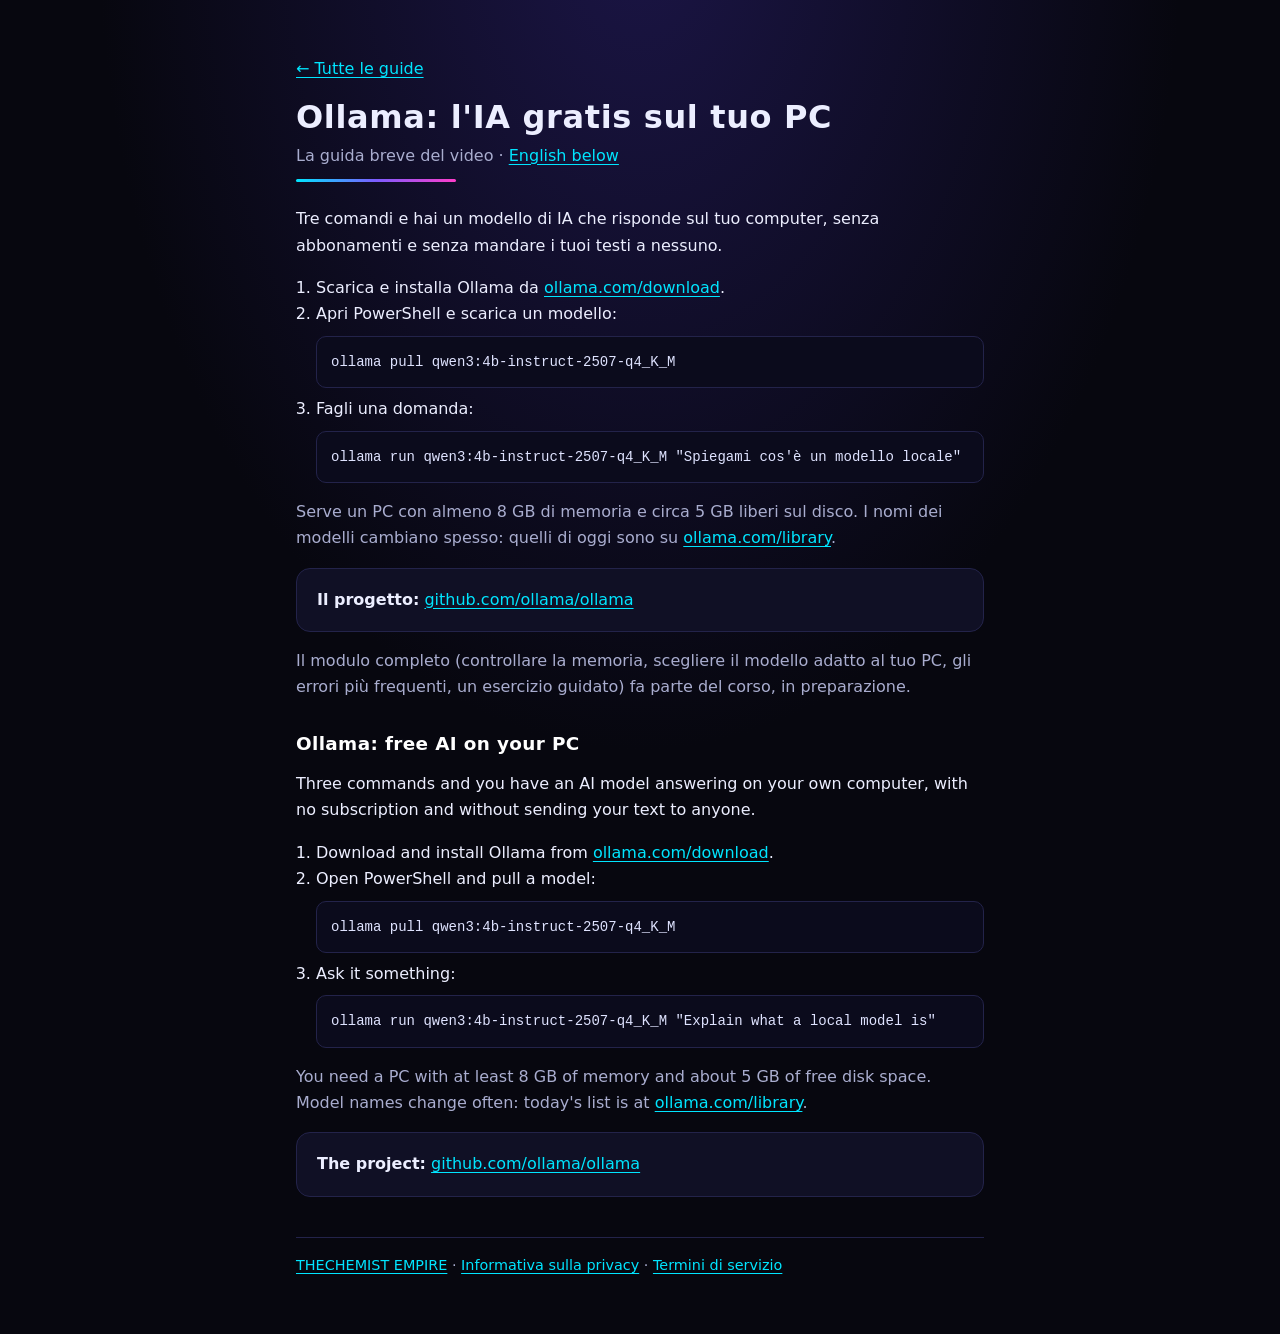
<file: guide/ollama.html>
<!doctype html>
<html lang="it">
<head>
<meta charset="utf-8">
<meta name="viewport" content="width=device-width, initial-scale=1">
<title>Ollama: l'IA gratis sul tuo PC · THECHEMIST EMPIRE</title>
<meta name="description" content="La guida breve del video: tre comandi per avere un modello di IA che risponde sul tuo computer, senza abbonamenti.">
<link rel="icon" href="../logo.png">
<link rel="stylesheet" href="../stile.css">
</head>
<body>
<main>
  <p><a href="../index.html#guide">← Tutte le guide</a></p>
  <h1>Ollama: l'IA gratis sul tuo PC</h1>
  <p class="sottotitolo">La guida breve del video · <a href="#english">English below</a></p>
  <div class="riga"></div>

  <p>Tre comandi e hai un modello di IA che risponde sul tuo computer, senza abbonamenti e senza mandare i tuoi testi a nessuno.</p>
  <ol>
    <li>Scarica e installa Ollama da <a href="https://ollama.com/download">ollama.com/download</a>.</li>
    <li>Apri PowerShell e scarica un modello:
      <pre><code>ollama pull qwen3:4b-instruct-2507-q4_K_M</code></pre></li>
    <li>Fagli una domanda:
      <pre><code>ollama run qwen3:4b-instruct-2507-q4_K_M "Spiegami cos'è un modello locale"</code></pre></li>
  </ol>
  <p class="tenue">Serve un PC con almeno 8 GB di memoria e circa 5 GB liberi sul disco. I nomi dei modelli cambiano spesso: quelli di oggi sono su <a href="https://ollama.com/library">ollama.com/library</a>.</p>

  <div class="scheda">
    <b>Il progetto:</b> <a href="https://github.com/ollama/ollama">github.com/ollama/ollama</a>
  </div>
  <p class="tenue">Il modulo completo (controllare la memoria, scegliere il modello adatto al tuo PC, gli errori più frequenti, un esercizio guidato) fa parte del corso, in preparazione.</p>

  <h2 id="english" lang="en">Ollama: free AI on your PC</h2>
  <div lang="en">
    <p>Three commands and you have an AI model answering on your own computer, with no subscription and without sending your text to anyone.</p>
    <ol>
      <li>Download and install Ollama from <a href="https://ollama.com/download">ollama.com/download</a>.</li>
      <li>Open PowerShell and pull a model:
        <pre><code>ollama pull qwen3:4b-instruct-2507-q4_K_M</code></pre></li>
      <li>Ask it something:
        <pre><code>ollama run qwen3:4b-instruct-2507-q4_K_M "Explain what a local model is"</code></pre></li>
    </ol>
    <p class="tenue">You need a PC with at least 8 GB of memory and about 5 GB of free disk space. Model names change often: today's list is at <a href="https://ollama.com/library">ollama.com/library</a>.</p>
    <div class="scheda">
      <b>The project:</b> <a href="https://github.com/ollama/ollama">github.com/ollama/ollama</a>
    </div>
  </div>

  <footer>
    <a href="../index.html">THECHEMIST EMPIRE</a> · <a href="../privacy.html">Informativa sulla privacy</a> · <a href="../termini.html">Termini di servizio</a>
  </footer>
</main>
</body>
</html>
</file>
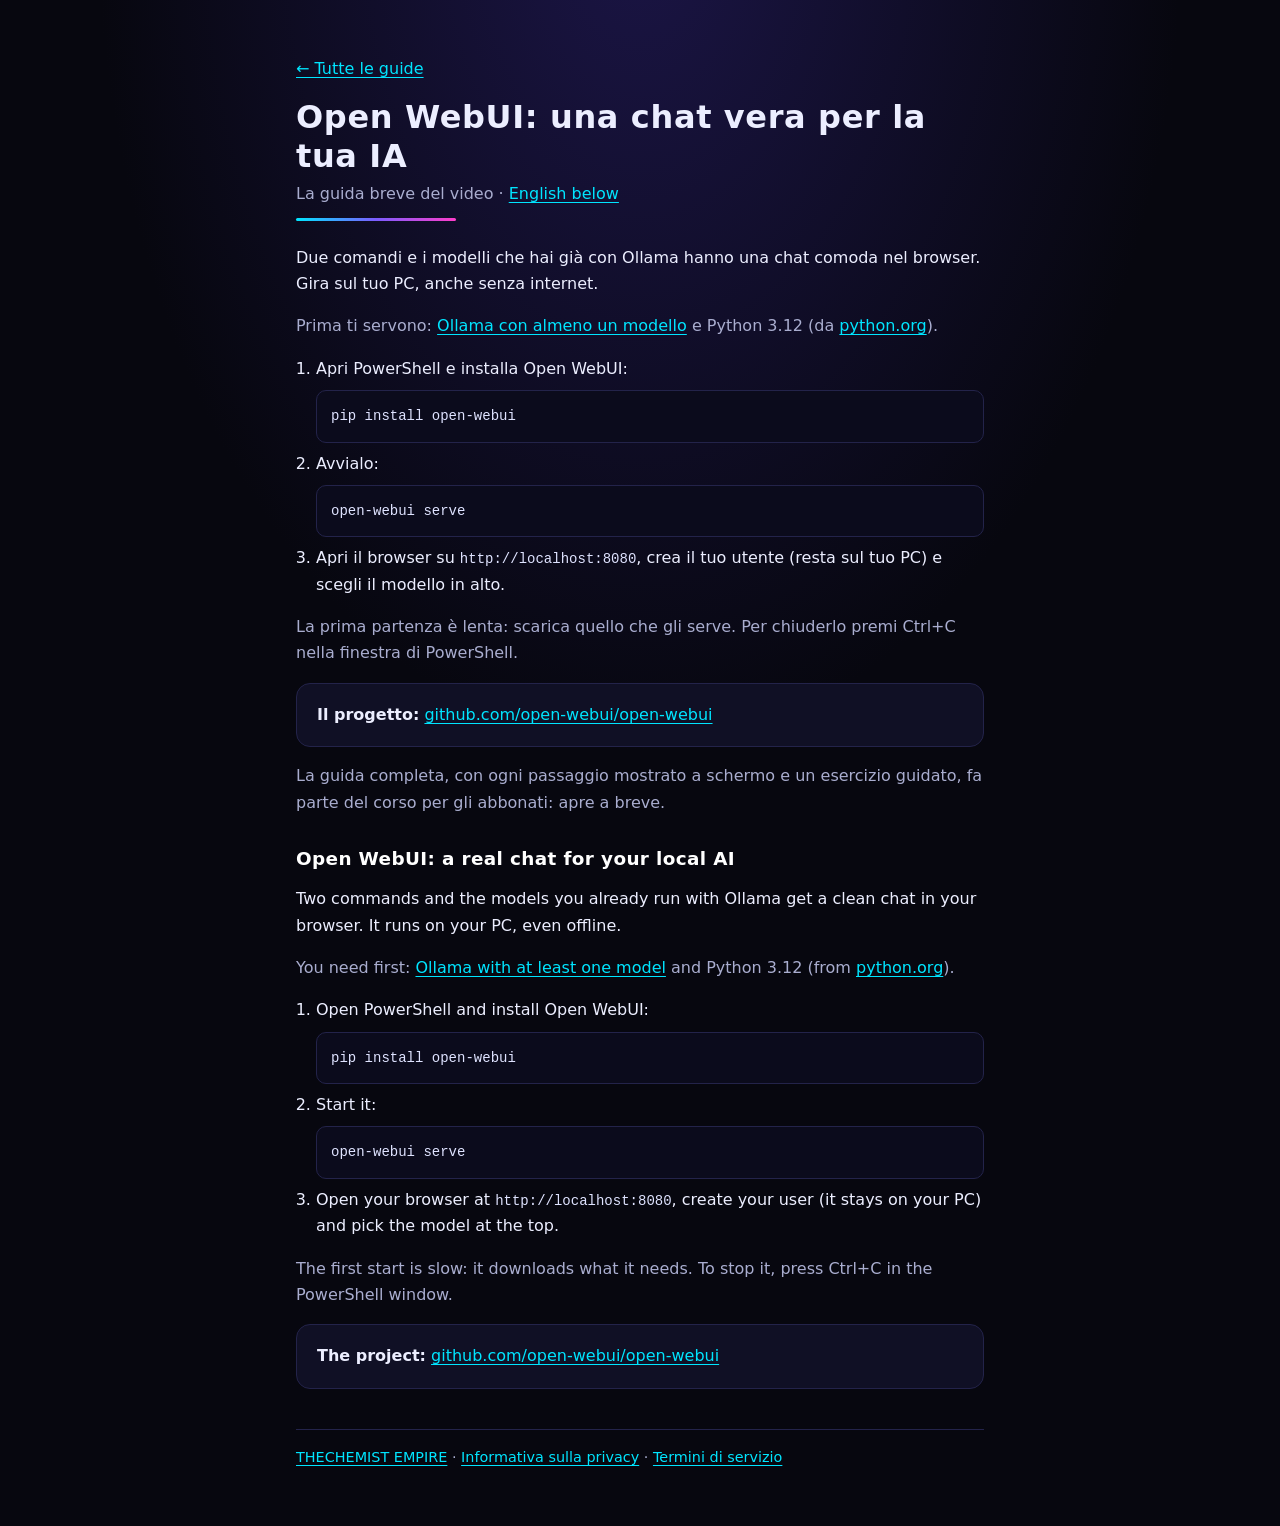
<file: guide/open-webui.html>
<!doctype html>
<html lang="it">
<head>
<meta charset="utf-8">
<meta name="viewport" content="width=device-width, initial-scale=1">
<title>Open WebUI: una chat vera per la tua IA · THECHEMIST EMPIRE</title>
<meta name="description" content="La guida breve del video: due comandi e i modelli di Ollama hanno una chat nel browser, sul tuo PC.">
<link rel="icon" href="../logo.png">
<link rel="stylesheet" href="../stile.css">
</head>
<body>
<main>
  <p><a href="../index.html#guide">← Tutte le guide</a></p>
  <h1>Open WebUI: una chat vera per la tua IA</h1>
  <p class="sottotitolo">La guida breve del video · <a href="#english">English below</a></p>
  <div class="riga"></div>

  <p>Due comandi e i modelli che hai già con Ollama hanno una chat comoda nel browser. Gira sul tuo PC, anche senza internet.</p>
  <p class="tenue">Prima ti servono: <a href="ollama.html">Ollama con almeno un modello</a> e Python 3.12 (da <a href="https://www.python.org/downloads/">python.org</a>).</p>
  <ol>
    <li>Apri PowerShell e installa Open WebUI:
      <pre><code>pip install open-webui</code></pre></li>
    <li>Avvialo:
      <pre><code>open-webui serve</code></pre></li>
    <li>Apri il browser su <code>http://localhost:8080</code>, crea il tuo utente (resta sul tuo PC) e scegli il modello in alto.</li>
  </ol>
  <p class="tenue">La prima partenza è lenta: scarica quello che gli serve. Per chiuderlo premi Ctrl+C nella finestra di PowerShell.</p>

  <div class="scheda">
    <b>Il progetto:</b> <a href="https://github.com/open-webui/open-webui">github.com/open-webui/open-webui</a>
  </div>
  <p class="tenue">La guida completa, con ogni passaggio mostrato a schermo e un esercizio guidato, fa parte del corso per gli abbonati: apre a breve.</p>

  <h2 id="english" lang="en">Open WebUI: a real chat for your local AI</h2>
  <div lang="en">
    <p>Two commands and the models you already run with Ollama get a clean chat in your browser. It runs on your PC, even offline.</p>
    <p class="tenue">You need first: <a href="ollama.html#english">Ollama with at least one model</a> and Python 3.12 (from <a href="https://www.python.org/downloads/">python.org</a>).</p>
    <ol>
      <li>Open PowerShell and install Open WebUI:
        <pre><code>pip install open-webui</code></pre></li>
      <li>Start it:
        <pre><code>open-webui serve</code></pre></li>
      <li>Open your browser at <code>http://localhost:8080</code>, create your user (it stays on your PC) and pick the model at the top.</li>
    </ol>
    <p class="tenue">The first start is slow: it downloads what it needs. To stop it, press Ctrl+C in the PowerShell window.</p>

    <div class="scheda">
      <b>The project:</b> <a href="https://github.com/open-webui/open-webui">github.com/open-webui/open-webui</a>
    </div>
  </div>

  <footer>
    <a href="../index.html">THECHEMIST EMPIRE</a> · <a href="../privacy.html">Informativa sulla privacy</a> · <a href="../termini.html">Termini di servizio</a>
  </footer>
</main>
</body>
</html>
</file>
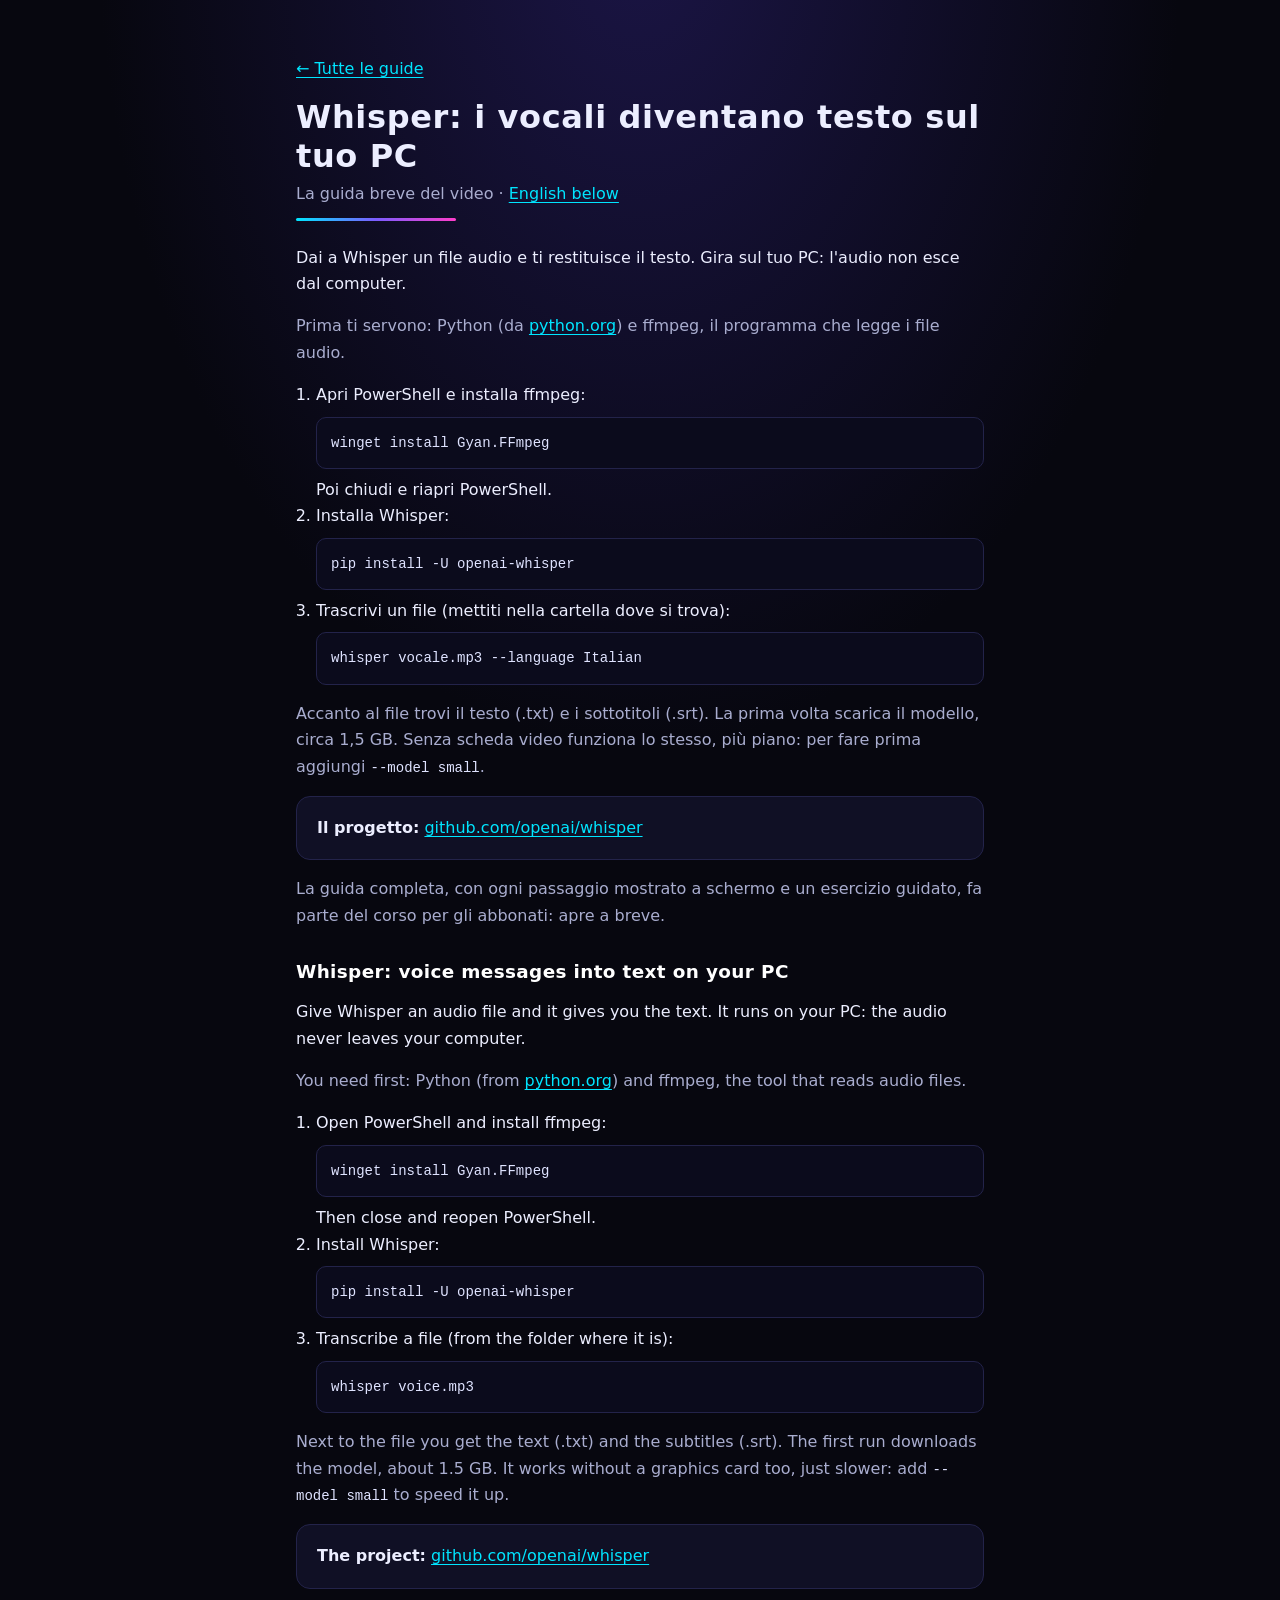
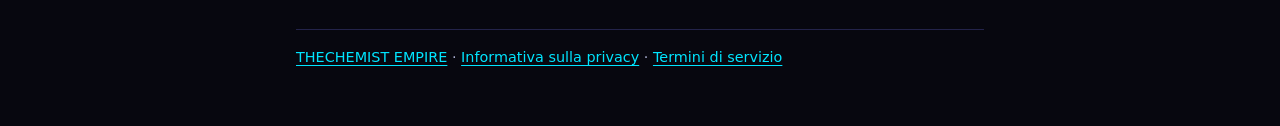
<file: guide/whisper.html>
<!doctype html>
<html lang="it">
<head>
<meta charset="utf-8">
<meta name="viewport" content="width=device-width, initial-scale=1">
<title>Whisper: i vocali diventano testo sul tuo PC · THECHEMIST EMPIRE</title>
<meta name="description" content="La guida breve del video: due comandi per trascrivere vocali, riunioni e lezioni sul tuo computer, gratis.">
<link rel="icon" href="../logo.png">
<link rel="stylesheet" href="../stile.css">
</head>
<body>
<main>
  <p><a href="../index.html#guide">← Tutte le guide</a></p>
  <h1>Whisper: i vocali diventano testo sul tuo PC</h1>
  <p class="sottotitolo">La guida breve del video · <a href="#english">English below</a></p>
  <div class="riga"></div>

  <p>Dai a Whisper un file audio e ti restituisce il testo. Gira sul tuo PC: l'audio non esce dal computer.</p>
  <p class="tenue">Prima ti servono: Python (da <a href="https://www.python.org/downloads/">python.org</a>) e ffmpeg, il programma che legge i file audio.</p>
  <ol>
    <li>Apri PowerShell e installa ffmpeg:
      <pre><code>winget install Gyan.FFmpeg</code></pre>
      Poi chiudi e riapri PowerShell.</li>
    <li>Installa Whisper:
      <pre><code>pip install -U openai-whisper</code></pre></li>
    <li>Trascrivi un file (mettiti nella cartella dove si trova):
      <pre><code>whisper vocale.mp3 --language Italian</code></pre></li>
  </ol>
  <p class="tenue">Accanto al file trovi il testo (.txt) e i sottotitoli (.srt). La prima volta scarica il modello, circa 1,5 GB. Senza scheda video funziona lo stesso, più piano: per fare prima aggiungi <code>--model small</code>.</p>

  <div class="scheda">
    <b>Il progetto:</b> <a href="https://github.com/openai/whisper">github.com/openai/whisper</a>
  </div>
  <p class="tenue">La guida completa, con ogni passaggio mostrato a schermo e un esercizio guidato, fa parte del corso per gli abbonati: apre a breve.</p>

  <h2 id="english" lang="en">Whisper: voice messages into text on your PC</h2>
  <div lang="en">
    <p>Give Whisper an audio file and it gives you the text. It runs on your PC: the audio never leaves your computer.</p>
    <p class="tenue">You need first: Python (from <a href="https://www.python.org/downloads/">python.org</a>) and ffmpeg, the tool that reads audio files.</p>
    <ol>
      <li>Open PowerShell and install ffmpeg:
        <pre><code>winget install Gyan.FFmpeg</code></pre>
        Then close and reopen PowerShell.</li>
      <li>Install Whisper:
        <pre><code>pip install -U openai-whisper</code></pre></li>
      <li>Transcribe a file (from the folder where it is):
        <pre><code>whisper voice.mp3</code></pre></li>
    </ol>
    <p class="tenue">Next to the file you get the text (.txt) and the subtitles (.srt). The first run downloads the model, about 1.5 GB. It works without a graphics card too, just slower: add <code>--model small</code> to speed it up.</p>

    <div class="scheda">
      <b>The project:</b> <a href="https://github.com/openai/whisper">github.com/openai/whisper</a>
    </div>
  </div>

  <footer>
    <a href="../index.html">THECHEMIST EMPIRE</a> · <a href="../privacy.html">Informativa sulla privacy</a> · <a href="../termini.html">Termini di servizio</a>
  </footer>
</main>
</body>
</html>
</file>
<file: stile.css>
:root { --sfondo: #07070f; --carta: #101025; --testo: #eceeff; --tenue: #a9adcf; --ciano: #00e5ff; --viola: #7c5cff; --magenta: #ff3dcb; }
* { box-sizing: border-box; }
body { margin: 0; font: 16px/1.65 "Segoe UI", system-ui, -apple-system, sans-serif; color: var(--testo);
       background: radial-gradient(ellipse at 50% -10%, #1b1546 0%, var(--sfondo) 60%) fixed, var(--sfondo); }
main { max-width: 720px; margin: 0 auto; padding: 40px 16px 56px; }
a { color: var(--ciano); text-underline-offset: 3px; }
h1, h2 { font-family: Bahnschrift, "Segoe UI", system-ui, sans-serif; letter-spacing: .02em; line-height: 1.2; }
h1 { font-size: 2rem; margin: 0 0 6px; }
h2 { font-size: 1.15rem; margin: 32px 0 8px; color: #fff; }
.testata { display: flex; align-items: center; gap: 16px; margin-bottom: 28px; }
.testata img { width: 72px; height: 72px; border-radius: 50%; box-shadow: 0 0 24px rgba(124, 92, 255, .45); }
.sottotitolo { color: var(--tenue); margin: 0; }
.riga { height: 3px; width: 160px; border-radius: 2px; background: linear-gradient(90deg, var(--ciano), var(--viola), var(--magenta)); margin: 10px 0 24px; }
.scheda { background: var(--carta); border: 1px solid #23234a; border-radius: 14px; padding: 18px 20px; margin: 16px 0; }
.canali { display: grid; grid-template-columns: repeat(auto-fit, minmax(150px, 1fr)); gap: 10px; margin: 12px 0; }
.canali a { display: block; text-align: center; padding: 12px; border-radius: 12px; text-decoration: none; color: #fff; font-weight: 600;
            background: var(--carta); border: 1px solid #2b2b58; }
.canali a:hover, .canali a:focus-visible { border-color: var(--viola); box-shadow: 0 0 16px rgba(124, 92, 255, .35); }
.indice { display: flex; flex-wrap: wrap; gap: 8px; margin: 0 0 8px; }
.indice a { padding: 6px 14px; border-radius: 999px; border: 1px solid #2b2b58; color: var(--testo); text-decoration: none; font-size: .92rem; }
.indice a:hover, .indice a:focus-visible { border-color: var(--viola); }
.guida { background: var(--carta); border: 1px solid #23234a; border-radius: 14px; padding: 16px 20px; margin: 12px 0; }
.guida h3 { margin: 0 0 4px; font: 600 1.05rem Bahnschrift, "Segoe UI", system-ui, sans-serif; color: #fff; }
.guida p { margin: 0 0 12px; color: var(--tenue); }
.azioni { display: flex; flex-wrap: wrap; gap: 10px; }
.azioni a { padding: 8px 16px; border-radius: 10px; border: 1px solid #2b2b58; color: #fff; text-decoration: none; font-weight: 600; font-size: .95rem; }
.azioni a.pieno { background: var(--viola); border-color: var(--viola); }
.azioni a:hover, .azioni a:focus-visible { border-color: var(--ciano); }
ul, ol { padding-left: 20px; }
pre { background: #0b0b1c; border: 1px solid #23234a; border-radius: 10px; padding: 12px 14px; margin: 8px 0; white-space: pre-wrap; overflow-wrap: anywhere; }
code { font: 14px/1.5 "Cascadia Mono", Consolas, monospace; color: #dfe3ff; }
figure { margin: 16px 0; }
.foto { display: block; width: 100%; height: auto; border-radius: 12px; border: 1px solid #23234a; }
figcaption { color: var(--tenue); font-size: .9rem; margin-top: 6px; }
footer { margin-top: 40px; color: var(--tenue); font-size: .9rem; border-top: 1px solid #23234a; padding-top: 16px; }
small, .tenue { color: var(--tenue); }
h1, p, li { overflow-wrap: anywhere; }
@media (max-width: 480px) {
  h1 { font-size: 1.45rem; }
  .testata img { width: 56px; height: 56px; }
  .canali { grid-template-columns: 1fr 1fr; }
}
</file>
